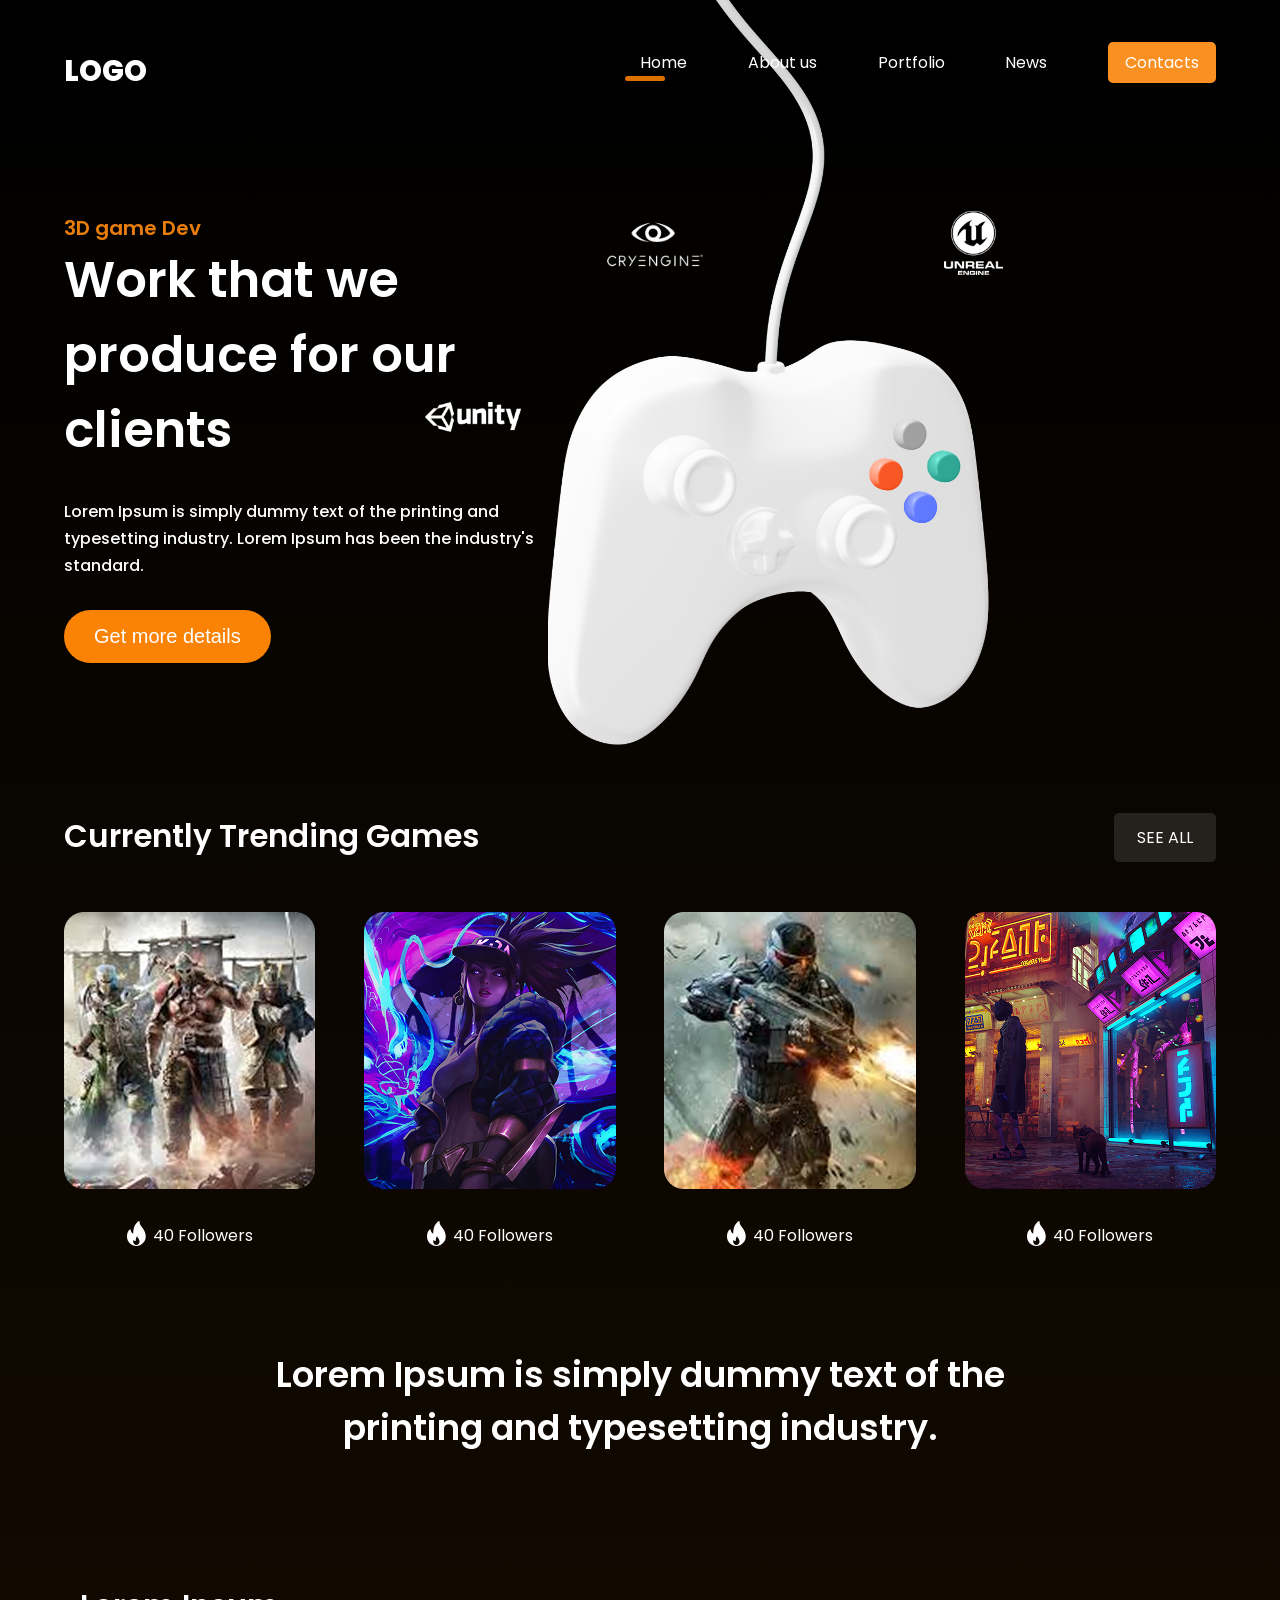
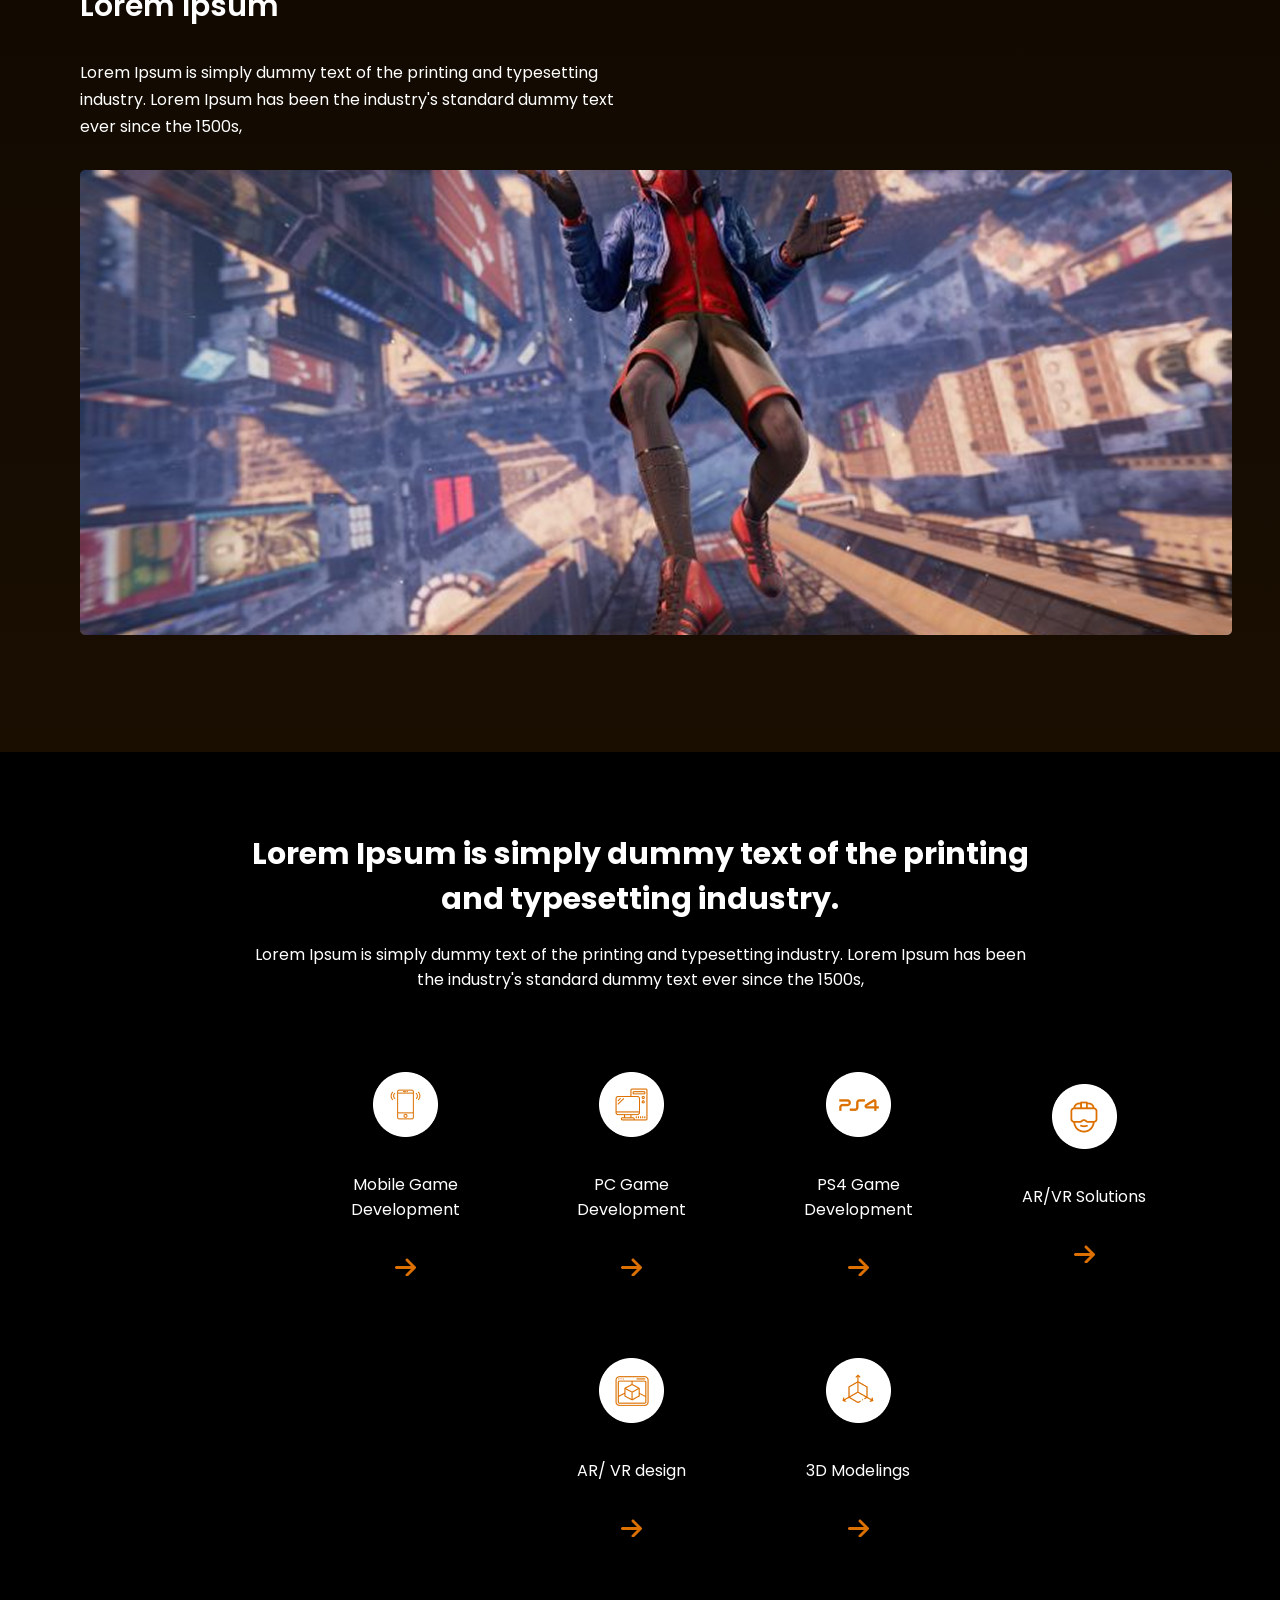
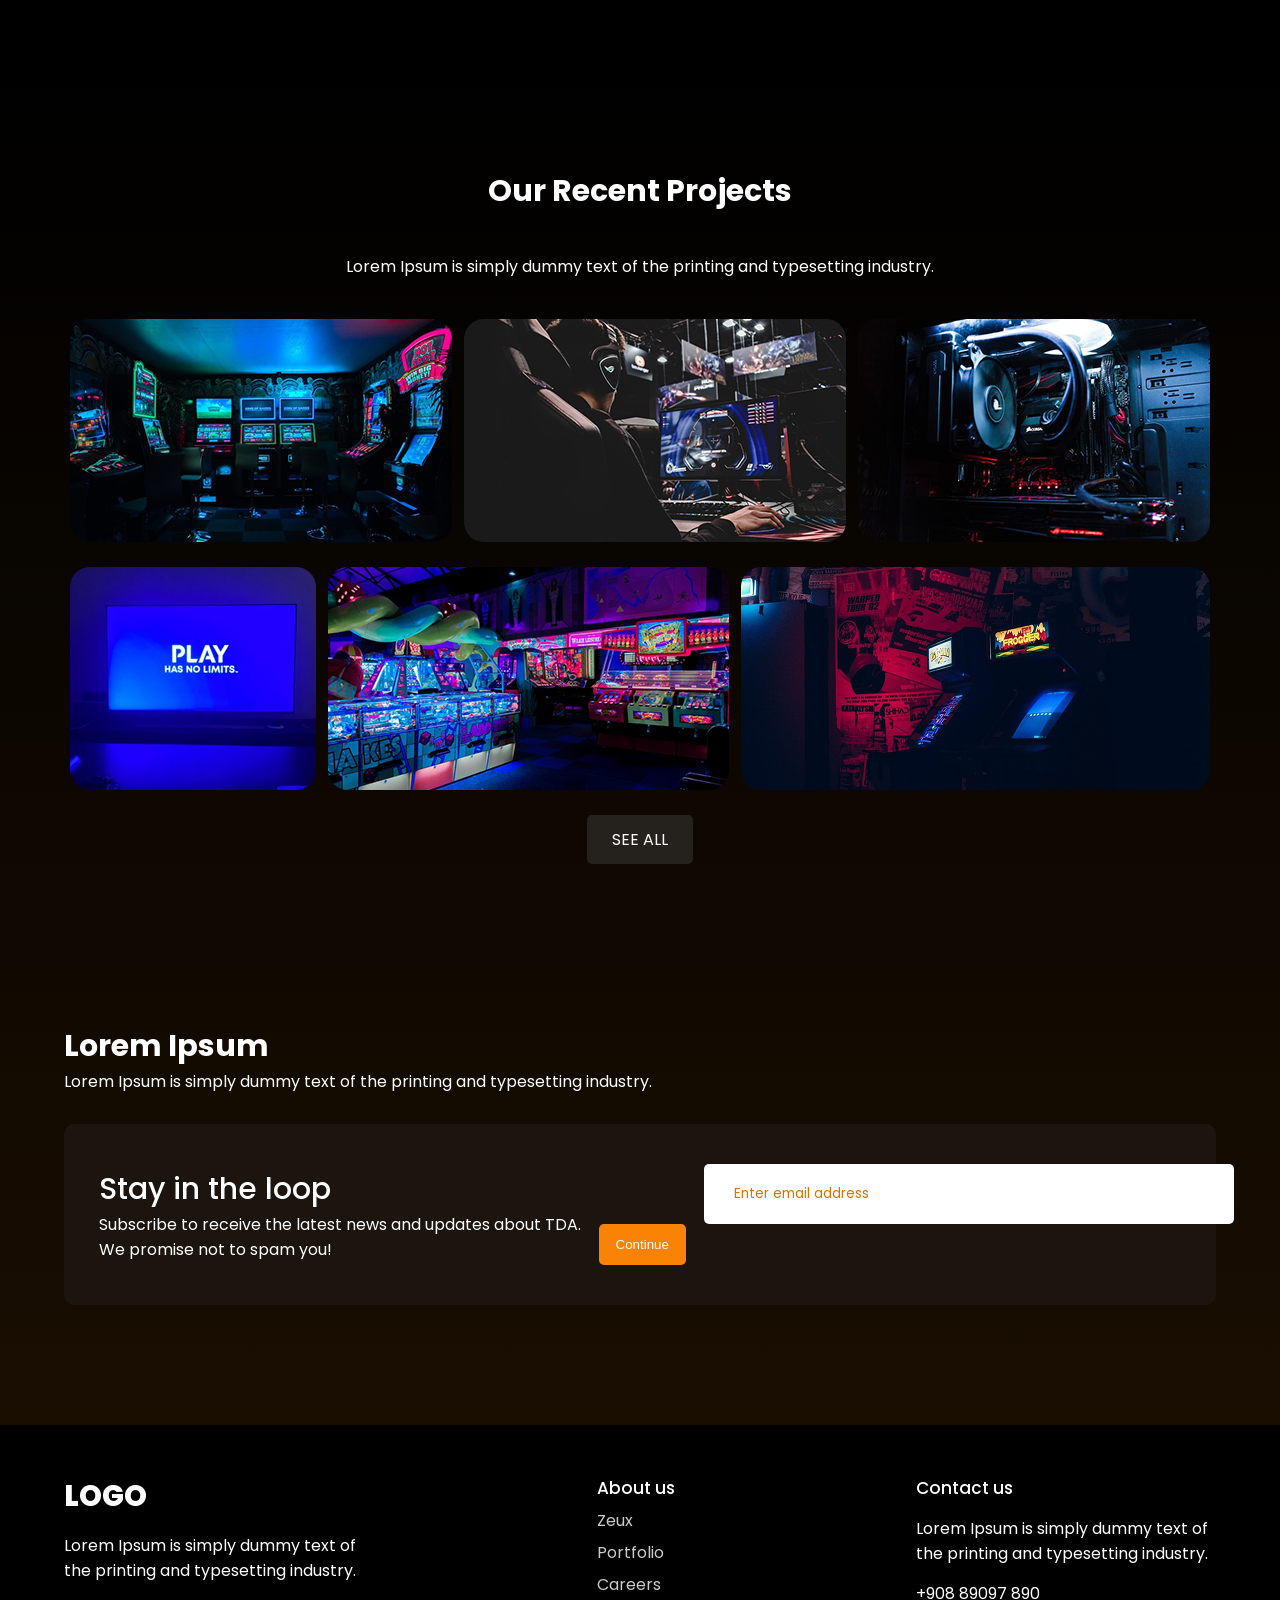
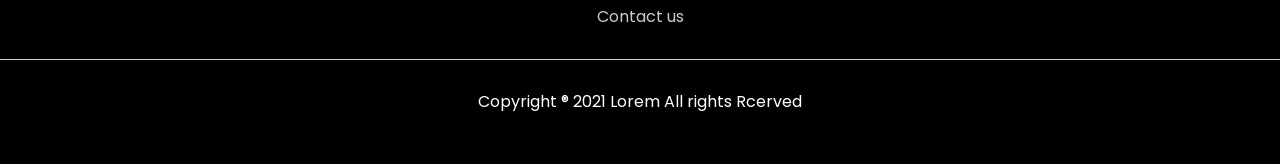
<file: index.html>
<!DOCTYPE html>
<html lang="en">
<head>
    <meta charset="UTF-8">
    <meta name="viewport" content="width=device-width, initial-scale=1.0">
    <title>LogoGame</title>
    <link rel="shortcut icon" href="Images/favicon.svg" type="image/x-icon">
    <link rel="stylesheet" href="style.css">
</head>

<body>
    <div class="wrapper">
        <header class="container">
            <span class="logo">logo</span>
            <nav>
                <ul>
                    <li class="active"><a href="index.html">Home</a></li>
                    <li><a href="about.html">About us</a></li>
                    <li><a href="portfolio.html">Portfolio</a></li>
                    <li><a href="news.html">News</a></li>
                    <li class="btn"><a href="contacts.html">Contacts</a></li>
                </ul>
            </nav>
        </header>
    
        <div class="hero container">
            <div class="hero--info">
                <h2>3D game Dev</h2>
                <h1>Work that we produce for our clients</h1>
                <p>Lorem Ipsum is simply dummy text of the printing and typesetting industry. Lorem Ipsum has been the industry's standard.</p>
                <button class="btn">Get more details</button>
            </div>
            <img src="Images/joystick.svg" alt="">
        </div>

        <div class="container trending">
            <a href="#" class="see-all">SEE ALL</a>
            <h3>Currently Trending Games</h3>

            <div class="games">
                <div class="block">
                    <img src="Images/game1.png" alt="">
                    <span><img src="Images/fire.svg" alt="">40 Followers</span>
                </div>
            
                <div class="block">
                    <img src="Images/game2.png" alt="">
                    <span><img src="Images/fire.svg" alt="">40 Followers</span>
                </div>
            
                <div class="block">
                    <img src="Images/game3.png" alt="">
                    <span><img src="Images/fire.svg" alt="">40 Followers</span>
                </div>
            
                <div class="block">
                    <img src="Images/game4.png" alt="">
                    <span><img src="Images/fire.svg" alt="">40 Followers</span>
                </div>
            </div>
        </div>

        <div class="container big-text">
            <p>Lorem Ipsum is simply dummy text of the printing and typesetting industry.</p>
        </div>

        <div class="container banner">
            <h3>Lorem Ipsum</h3>
            <p>Lorem Ipsum is simply dummy text of the printing and typesetting industry. Lorem Ipsum has been the industry's standard dummy text ever since the 1500s,</p>
            <img src="Images/banner.png" alt="">
        </div>
    
    </div>
        <div class="features">
        <div class="container">
            <h3>Lorem Ipsum is simply dummy text of the printing and typesetting industry.</h3>
            <p>Lorem Ipsum is simply dummy text of the printing and typesetting industry. Lorem Ipsum has been the industry's standard dummy text ever since the 1500s,</p>
            <div class="info">
                <div class="block">
                    <img src="Images/features1.png" alt="">
                    <p>Mobile Game Development</p>
                    <img src="Images/arrow 5.png" alt="">
                </div>
                <div class="block">
                    <img src="Images/features2.png" alt="">
                    <p>PC Game Development</p>
                    <img src="Images/arrow 5.png" alt="">
                </div>
                <div class="block">
                    <img src="Images/features3.png" alt="">
                    <p>PS4 Game Development</p>
                    <img src="Images/arrow 5.png" alt="">
                </div>
                <div class="block">
                    <img src="Images/features4.png" alt="">
                    <p>AR/VR Solutions</p>
                    <img src="Images/arrow 5.png" alt="">
                </div>
                <div class="block">
                    <img src="Images/features5.png" alt="">
                    <p>AR/ VR design</p>
                    <img src="Images/arrow 5.png" alt="">
                </div>
                <div class="block">
                    <img src="Images/features6.png" alt="">
                    <p>3D Modelings</p>
                    <img src="Images/arrow 5.png" alt="">
                </div>
            </div>
        </div>
    
    
    </div>
        <div class="wrapper">
        <div class="container projects">
            <h3>Our Recent Projects</h3>
            <p>Lorem Ipsum is simply dummy text of the printing and typesetting industry. </p>
            <div class="images">
                <img src="Images/wrapper1.png" alt="">
                <img src="Images/wrapper2.png" alt="">
                <img src="Images/wrapper3.png" alt="">
            </div>
            <div class="images">
                <img src="Images/wrapper4.png" alt="">
                <img src="Images/wrapper5.png" alt="">
                <img src="Images/wrapper6.png" alt="">
            </div>
            <a href="" class="see-all">SEE ALL</a>
        </div>

        <div class="container email">
            <h3>Lorem Ipsum</h3>
            <p>Lorem Ipsum is simply dummy text of the printing and typesetting industry. </p>
            <div class="block">
                <div>
                    <h4>Stay in the loop</h4>
                    <p>Subscribe to receive the latest news and updates about TDA. We promise not to spam you! </p>
                </div>
                <div>
                    <input type="email" id="emailFileld" placeholder="Enter email address">
                    <button onclick="checkEmail()">Continue</button>
                </div>
            </div>
        </div>
    </div>

    <footer>
        <div class="blocks container">
            <div>
                <span class="logo">logo</span>
                <p>Lorem Ipsum is simply dummy text of the printing and typesetting industry. </p>
            </div>
            <div>
                <h4>About us</h4>
                <ul>
                    <li>Zeux</li>
                    <li>Portfolio</li>
                    <li>Careers</li>
                    <li>Contact us</li>
                </ul>
            </div>
            <div>
                <h4>Contact us</h4>
                <p>Lorem Ipsum is simply dummy text of the printing and typesetting industry. </p>
                <p>+908 89097 890</p>
            </div>
        </div>
        <hr>
        <p>Copyright ® 2021 Lorem All rights Rcerved</p>
    </footer>


    <script>
        function checkEmail(){
            let email = document.querySelector('#emailFileld').value;
            if(!email.includes('@')) alert('Нет символа @');
            else if(!email.includes('.')) alert('Нет символа .');
            else alert('Все отлично!');
        }
    </script>
</body>
</html>
</file>
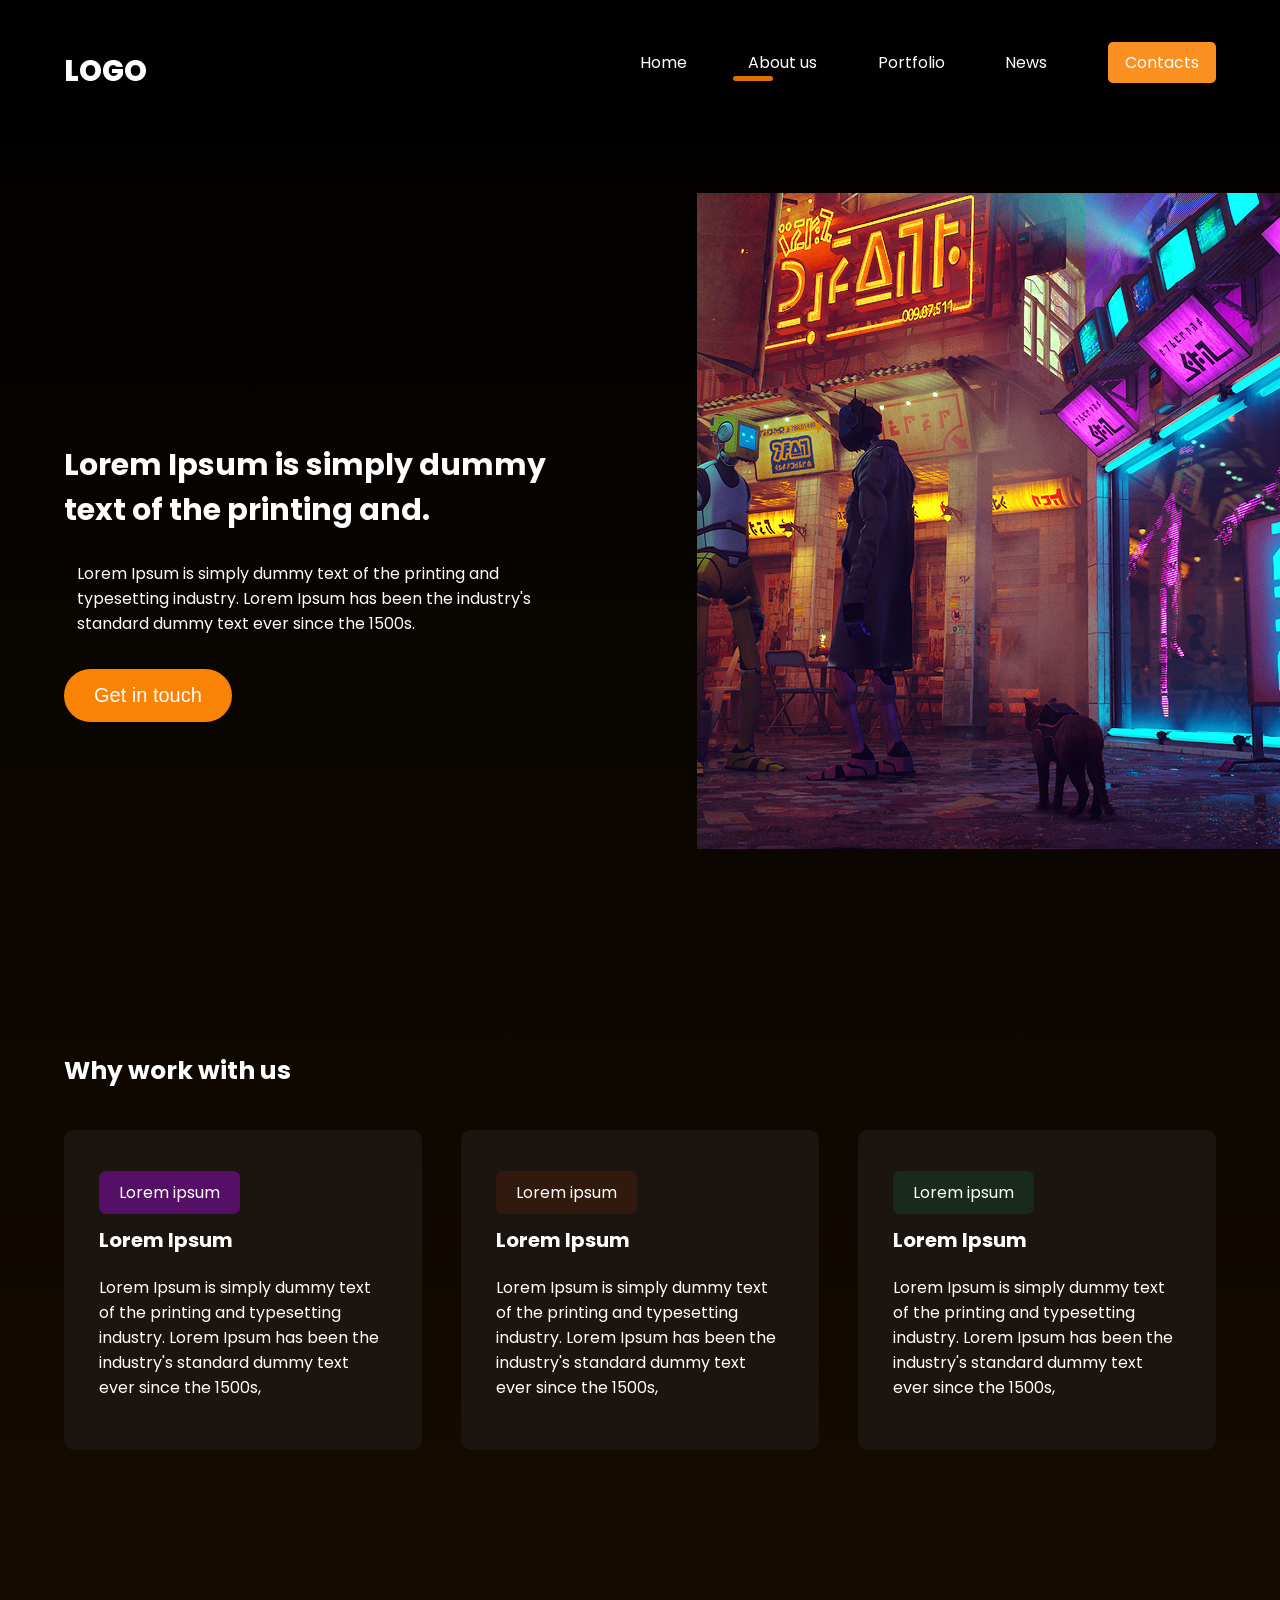
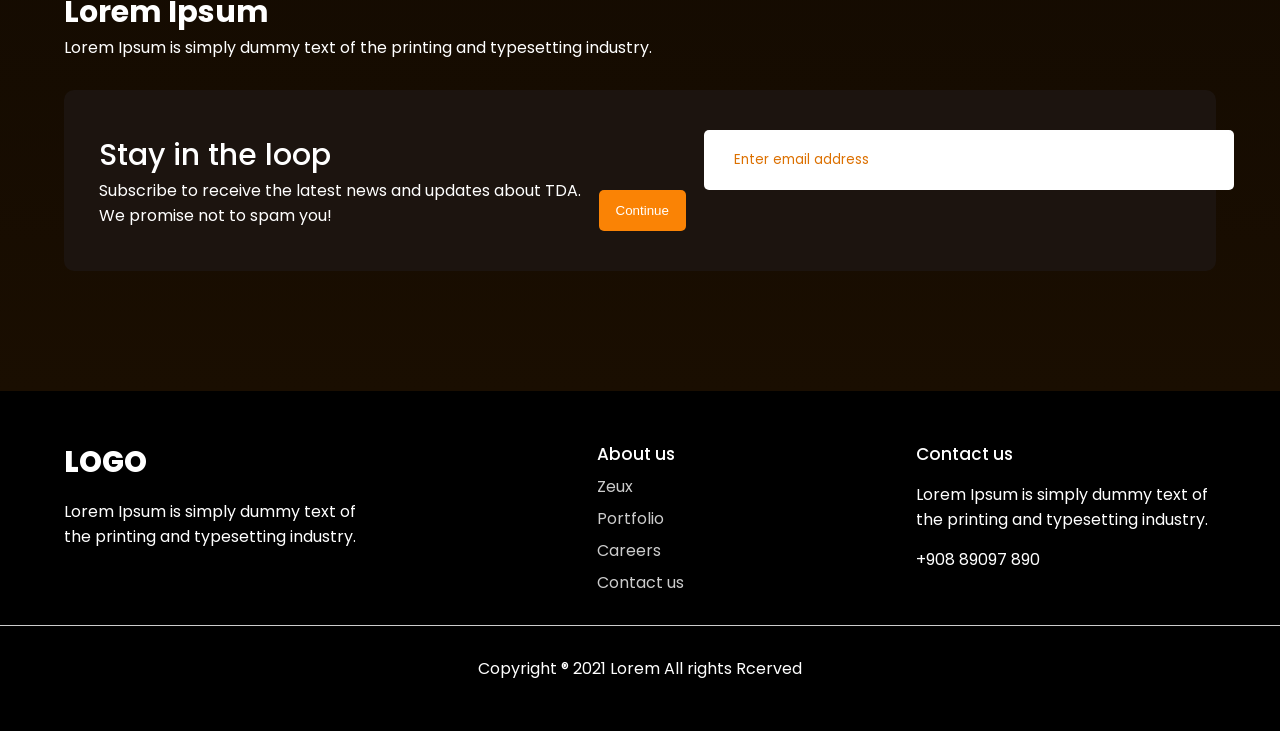
<file: about.html>
<!DOCTYPE html>
<html lang="en">
<head>
    <meta charset="UTF-8">
    <meta name="viewport" content="width=device-width, initial-scale=1.0">
    <title>LogoGame</title>
    <link rel="shortcut icon" href="Images/favicon.svg" type="image/x-icon">
    <link rel="stylesheet" href="style.css">
</head>

<body>
    <div class="wrapper">
        <header class="container">
            <span class="logo">logo</span>
            <nav>
                <ul>
                    <li><a href="index.html">Home</a></li>
                    <li class="active"><a href="about.html">About us</a></li>
                    <li><a href="portfolio.html">Portfolio</a></li>
                    <li><a href="news.html">News</a></li>
                    <li class="btn"><a href="contacts.html">Contacts</a></li>
                </ul>
            </nav>
        </header>
        
        <div class="hero-about container">
            <div class="info">
                <h1>Lorem Ipsum is simply dummy text of the printing and.</h1>
                <p>Lorem Ipsum is simply dummy text of the printing and typesetting industry. Lorem Ipsum has been the industry's standard dummy text ever since the 1500s.</p>
                <button class="btn">Get in touch</button>
            </div>
            <img src="Images/about-banner.png" alt="">
        </div>

        <div class="container work">
            <h2>Why work with us</h2>
            <div class="blocks">
               <div class="block">
                    <span class="badge purple">Lorem ipsum</span>
                    <h3>Lorem Ipsum</h3>
                    <p>Lorem Ipsum is simply dummy text of the printing and typesetting industry. Lorem Ipsum has been the industry's standard dummy text ever since the 1500s,</p>   
               </div> 
               <div class="block">
                    <span class="badge brown">Lorem ipsum</span>
                    <h3>Lorem Ipsum</h3>
                    <p>Lorem Ipsum is simply dummy text of the printing and typesetting industry. Lorem Ipsum has been the industry's standard dummy text ever since the 1500s,</p>   
               </div> 
               <div class="block">
                    <span class="badge green">Lorem ipsum</span>
                    <h3>Lorem Ipsum</h3>
                    <p>Lorem Ipsum is simply dummy text of the printing and typesetting industry. Lorem Ipsum has been the industry's standard dummy text ever since the 1500s,</p>   
               </div> 
            </div>
        </div>

        <div class="container email">
            <h3>Lorem Ipsum</h3>
            <p>Lorem Ipsum is simply dummy text of the printing and typesetting industry. </p>
            <div class="block">
                <div>
                    <h4>Stay in the loop</h4>
                    <p>Subscribe to receive the latest news and updates about TDA. We promise not to spam you! </p>
                </div>
                <div>
                    <input type="email" id="emailFileld" placeholder="Enter email address">
                    <button onclick="checkEmail()">Continue</button>
                </div>
            </div>
        </div>
    </div>
    <footer>
        <div class="blocks container">
            <div>
                <span class="logo">logo</span>
                <p>Lorem Ipsum is simply dummy text of the printing and typesetting industry. </p>
            </div>
            <div>
                <h4>About us</h4>
                <ul>
                    <li>Zeux</li>
                    <li>Portfolio</li>
                    <li>Careers</li>
                    <li>Contact us</li>
                </ul>
            </div>
            <div>
                <h4>Contact us</h4>
                <p>Lorem Ipsum is simply dummy text of the printing and typesetting industry. </p>
                <p>+908 89097 890</p>
            </div>
        </div>
        <hr>
        <p>Copyright ® 2021 Lorem All rights Rcerved</p>
    </footer>

    <script>
        function checkEmail(){
            let email = document.querySelector('#emailFileld').value;
            if(!email.includes('@')) alert('Нет символа @');
            else if(!email.includes('.')) alert('Нет символа .');
            else alert('Все отлично!');
        }
    </script>
</body>
</html>
</file>
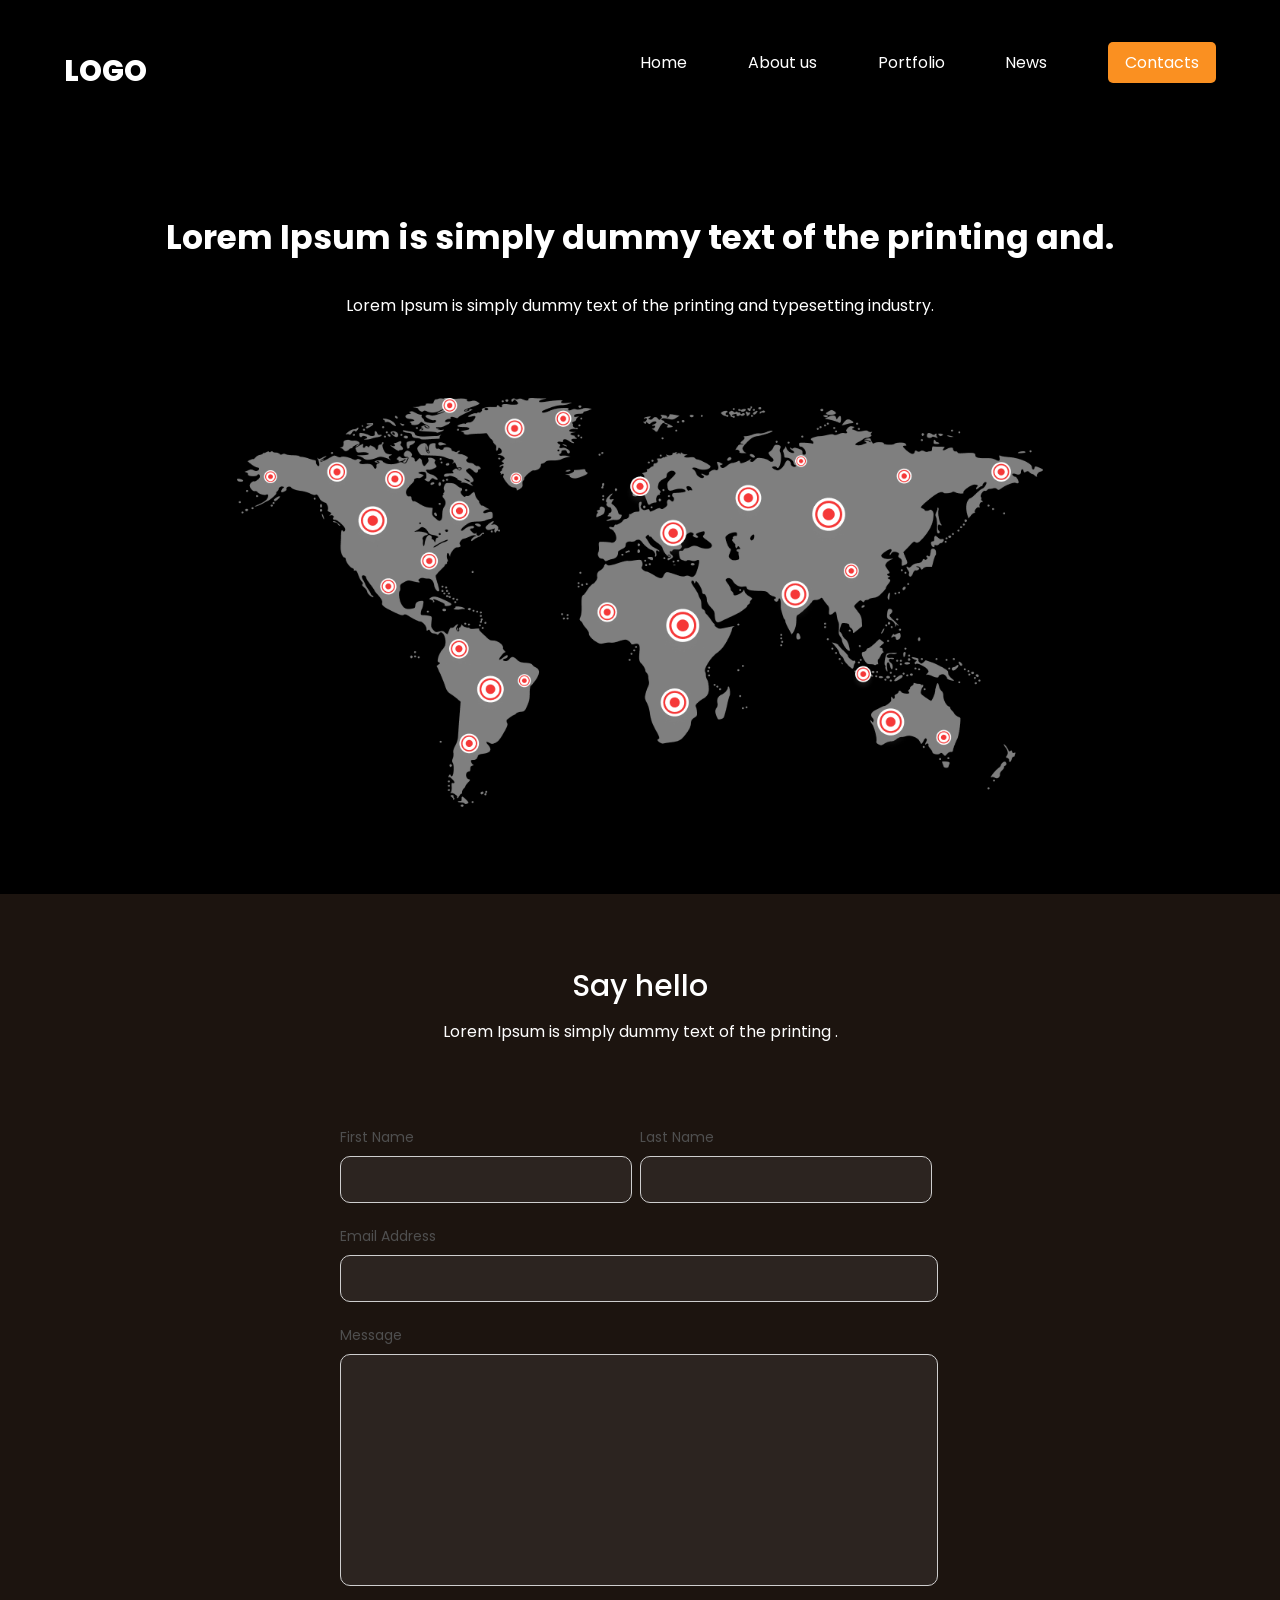
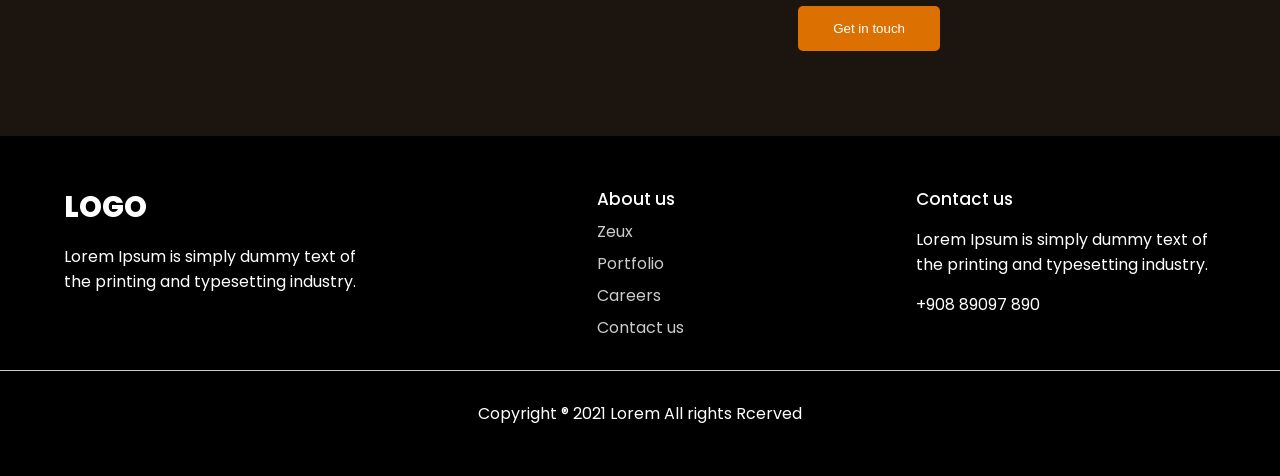
<file: contacts.html>
<!DOCTYPE html>
<html lang="en">
<head>
    <meta charset="UTF-8">
    <meta name="viewport" content="width=device-width, initial-scale=1.0">
    <title>LogoGame</title>
    <link rel="shortcut icon" href="Images/favicon.svg" type="image/x-icon">
    <link rel="stylesheet" href="style.css">
</head>

<body>
    <header class="container">
            <span class="logo">logo</span>
            <nav>
                <ul>
                    <li><a href="index">Home</a></li>
                    <li><a href="about.html">About us</a></li>
                    <li><a href="portfolio.html">Portfolio</a></li>
                    <li><a href="news.html">News</a></li>
                    <li class="btn"><a href="contacts.html">Contacts</a></li>
                </ul>
            </nav>
    </header>

    <div class="container hero-contacts">
        <h1>Lorem Ipsum is simply dummy text of the printing and.</h1>
        <p>Lorem Ipsum is simply dummy text of the printing and typesetting industry. </p>
        <img src="Images/Map.png" alt="">
    </div>

    <div class="feedback">
        <div class="container">
            <h2>Say hello</h2>
            <p>Lorem Ipsum is simply dummy text of the printing .</p>

            <form>
                <div class="inline">
                    <div>
                        <label>First Name</label>
                        <input type="text">
                    </div>
                    <div>
                        <label>Last Name</label>
                        <input type="text">
                    </div>
                </div>
                    
                    <label>Email Address</label>
                    <input type="email" class="one-line">

                    <label>Message</label>
                    <textarea class="one-line"></textarea>

                    <button type="button">Get in touch</button>
            </form>
        </div>
    </div>
        
    <footer>
        <div class="blocks container">
            <div>
                <span class="logo">logo</span>
                <p>Lorem Ipsum is simply dummy text of the printing and typesetting industry. </p>
            </div>
            <div>
                <h4>About us</h4>
                <ul>
                    <li>Zeux</li>
                    <li>Portfolio</li>
                    <li>Careers</li>
                    <li>Contact us</li>
                </ul>
            </div>
            <div>
                <h4>Contact us</h4>
                <p>Lorem Ipsum is simply dummy text of the printing and typesetting industry. </p>
                <p>+908 89097 890</p>
            </div>
        </div>
        <hr>
        <p>Copyright ® 2021 Lorem All rights Rcerved</p>
    </footer>
</body>
</html>
</file>
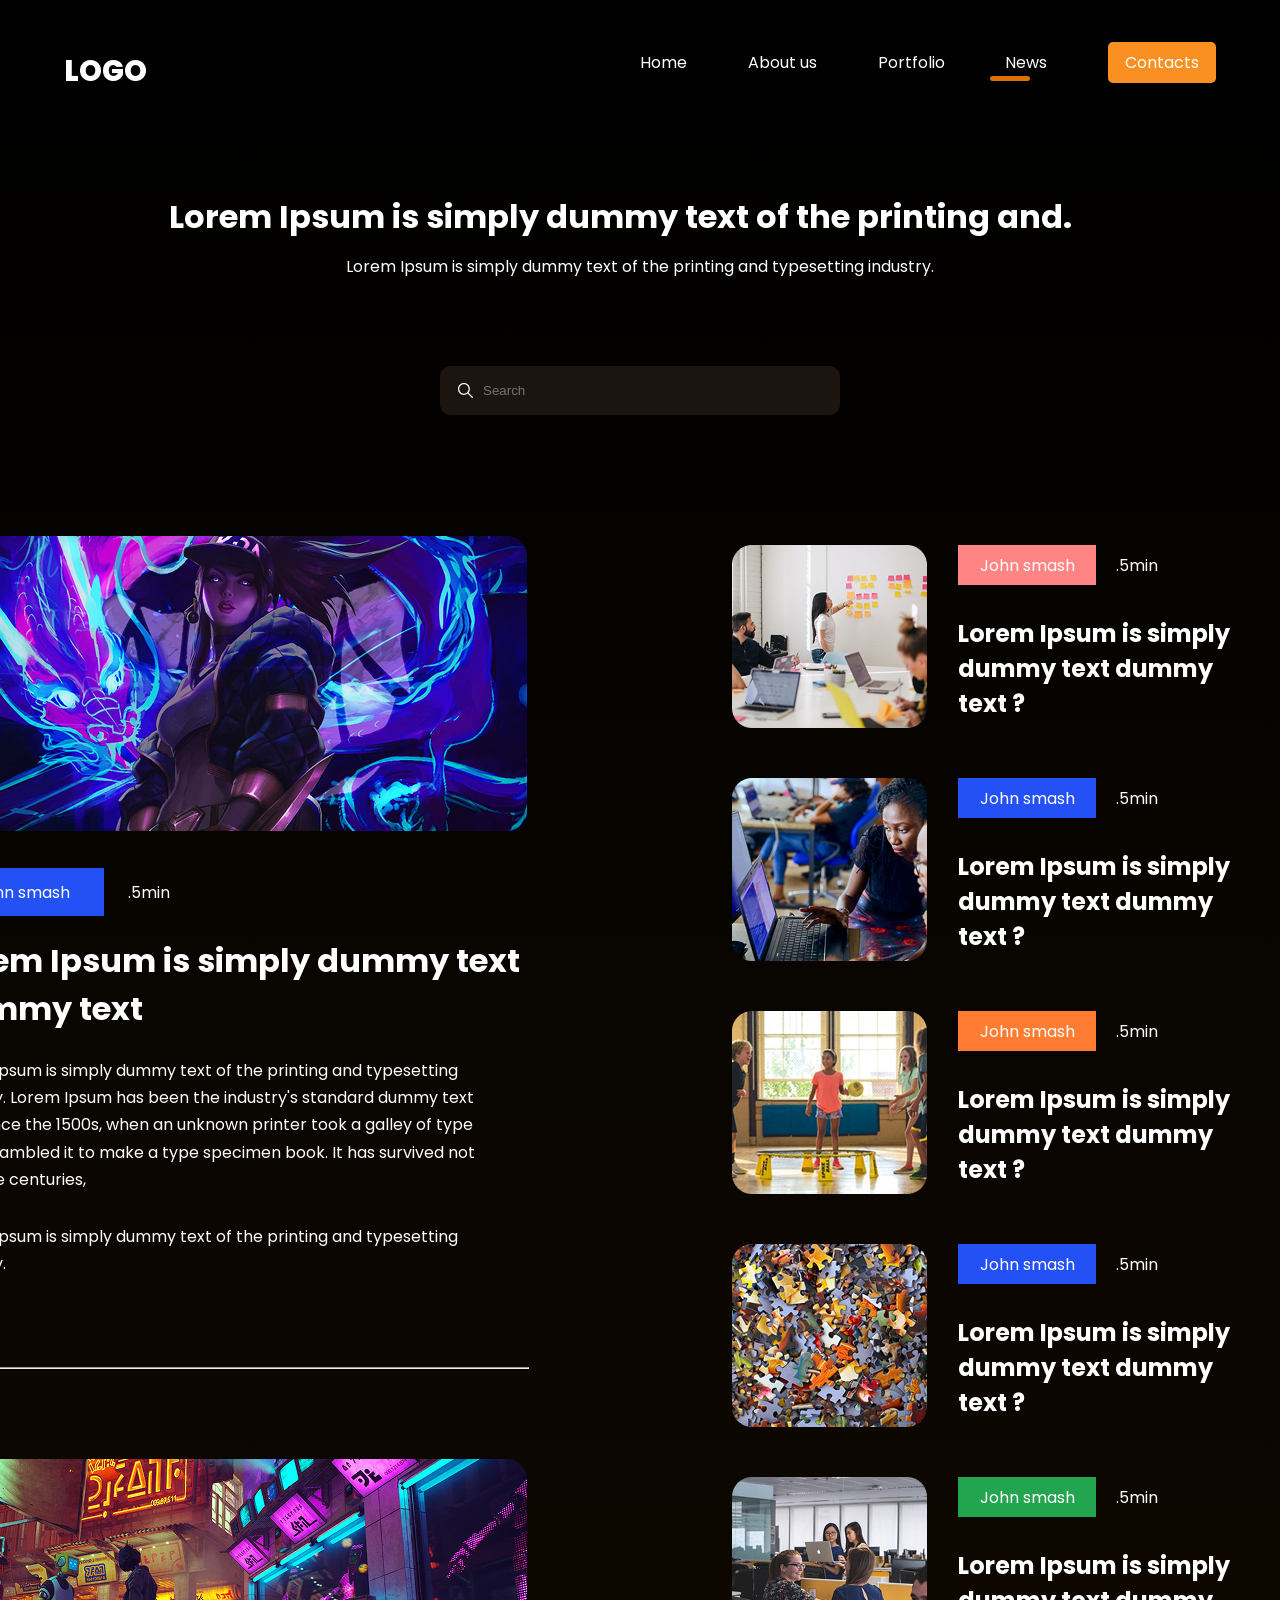
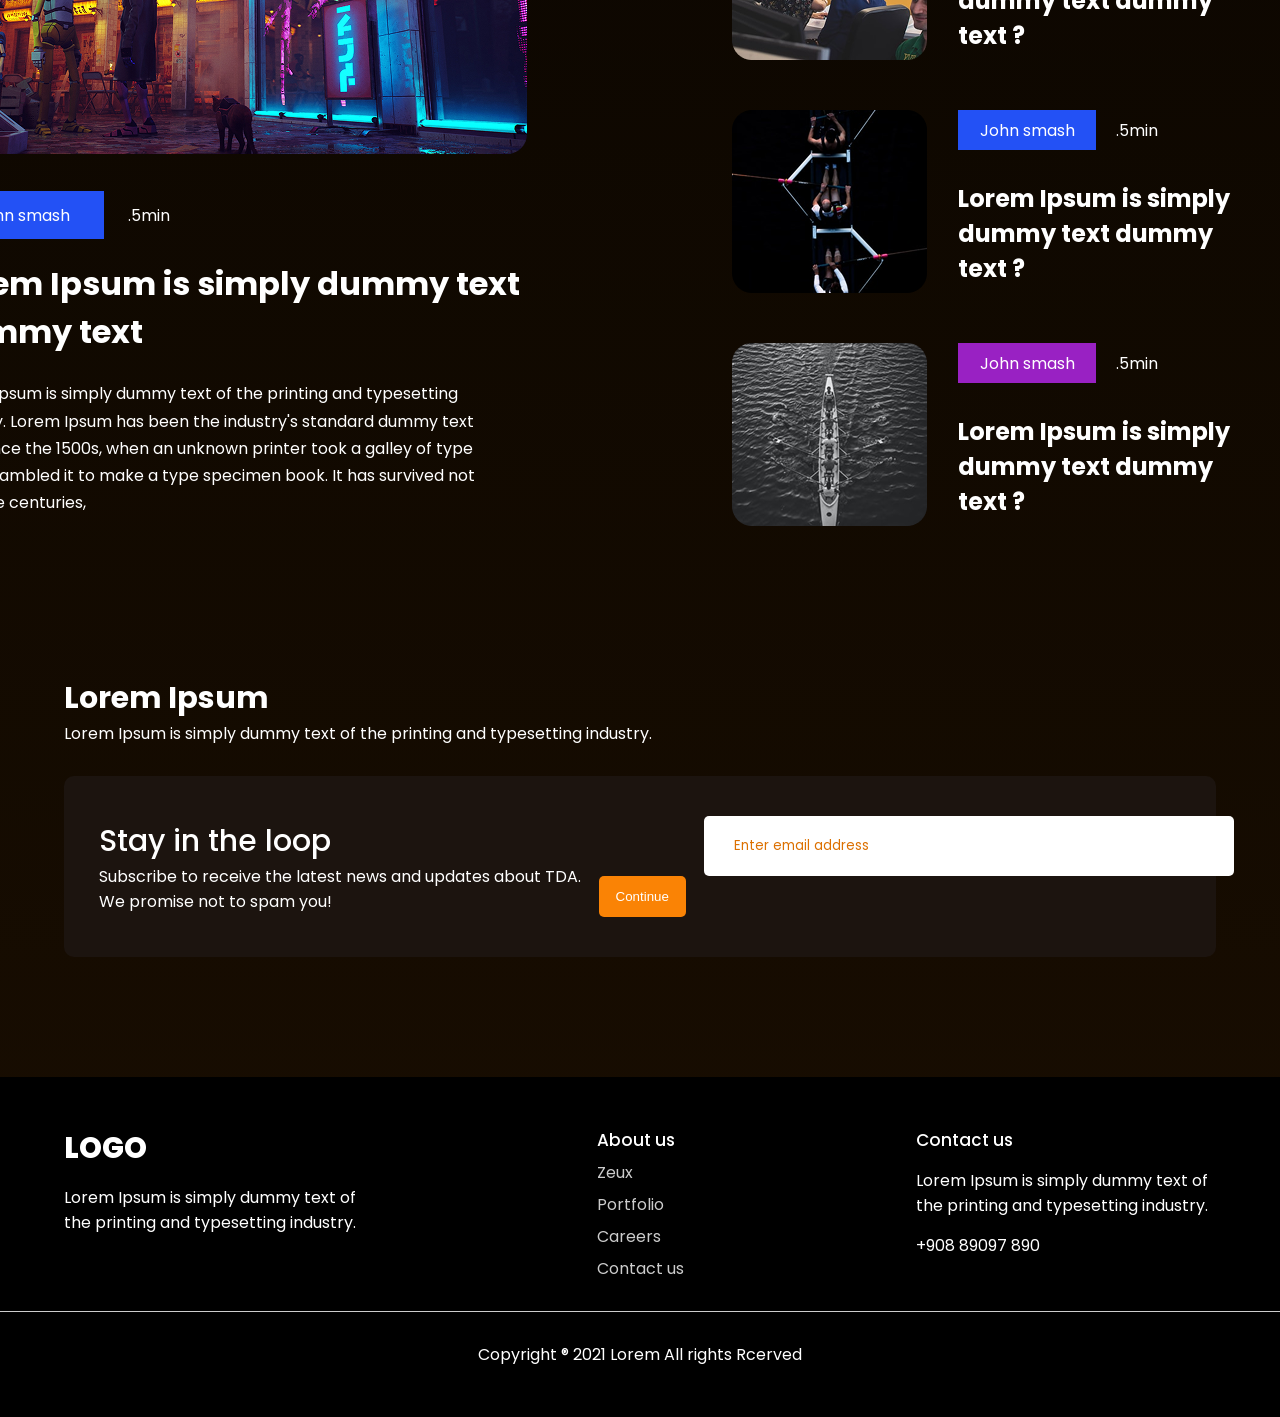
<file: news.html>
<!DOCTYPE html>
<html lang="en">
<head>
    <meta charset="UTF-8">
    <meta name="viewport" content="width=device-width, initial-scale=1.0">
    <title>LogoGame</title>
    <link rel="shortcut icon" href="Images/favicon.svg" type="image/x-icon">
    <link rel="stylesheet" href="style.css">
</head>
<body>
    <div class="wrapper">
        <header class="container">
            <span class="logo">logo</span>
            <nav>
                <ul>
                    <li><a href="index.html">Home</a></li>
                    <li><a href="about.html">About us</a></li>
                    <li><a href="portfolio.html">Portfolio</a></li>
                    <li class="active"><a href="news.html">News</a></li>
                    <li class="btn"><a href="contacts.html">Contacts</a></li>
                </ul>
            </nav>
        </header>

    <div class="hero-news container">
        <div class="info">
            <h1>Lorem Ipsum is simply dummy text of the printing and.</h1>
            <p>Lorem Ipsum is simply dummy text of the printing and typesetting industry.</p>
        </div>
    </div>

    <div class="search container">
        <img src="Images/SearchButton.svg" alt="">
        <input type="text" id="searchFileld" placeholder="Search">
    </div>

    <div class="hero-block">
        <div class="left side">
            <div class="banner one container">
                <img src="Images/banner-one.png" alt="">
            <div class="article-info">
                <span class="auth">John smash</span>
                <span class="read-time">.5min</span>
            </div>
                <h1>Lorem Ipsum is simply dummy text dummy text </h1>
                <p>Lorem Ipsum is simply dummy text of the printing and typesetting industry. Lorem Ipsum has been the industry's standard dummy text ever since the 1500s, when an unknown printer took a galley of type and scrambled it to make a type specimen book. It has survived not only five centuries,</p>
                <p>Lorem Ipsum is simply dummy text of the printing and typesetting industry. </p>
                <hr>
            </div>
            <div class="banner two container">
                <img src="Images/banner-two.png" alt="">
                <div class="article-info">
                    <span class="auth">John smash</span>
                    <span class="read-time">.5min</span>
                </div>
                <h1>Lorem Ipsum is simply dummy text dummy text </h1>
                <p>Lorem Ipsum is simply dummy text of the printing and typesetting industry. Lorem Ipsum has been the industry's standard dummy text ever since the 1500s, when an unknown printer took a galley of type and scrambled it to make a type specimen book. It has survived not only five centuries,</p>
            </div>
        </div>
        <div class="right side">
            <ul class="article-list">
                <li class="article-item">
                    <img src="Images/table-one.png" alt="" class="article-image">
                    <div class="article-content">
                        <div class="article-info">
                            <span class="auth pink">John smash</span>
                            <span class="read-time">.5min</span>
                        </div>
                    <h2>Lorem Ipsum is simply dummy text dummy text ? </h2>
                    </div>
                </li>
                <li class="article-item">
                    <img src="Images/table-two.png" alt="" class="article-image">
                    <div class="article-content">
                        <div class="article-info">
                            <span class="auth blue">John smash</span>
                            <span class="read-time">.5min</span>
                        </div>
                    <h2>Lorem Ipsum is simply dummy text dummy text ? </h2>
                    </div>
                </li>
                <li class="article-item">
                    <img src="Images/table-three.png" alt="" class="article-image">
                    <div class="article-content">
                        <div class="article-info">
                            <span class="auth orange">John smash</span>
                            <span class="read-time">.5min</span>
                        </div>
                    <h2>Lorem Ipsum is simply dummy text dummy text ? </h2>
                    </div>
                </li>
                <li class="article-item">
                    <img src="Images/table-four.png" alt="" class="article-image">
                    <div class="article-content">
                        <div class="article-info">
                            <span class="auth blue">John smash</span>
                            <span class="read-time">.5min</span>
                        </div>
                    <h2>Lorem Ipsum is simply dummy text dummy text ? </h2>
                    </div>
                </li>
                <li class="article-item">
                    <img src="Images/table-five.png" alt="" class="article-image">
                    <div class="article-content">
                        <div class="article-info">
                            <span class="auth green">John smash</span>
                            <span class="read-time">.5min</span>
                        </div>
                    <h2>Lorem Ipsum is simply dummy text dummy text ? </h2>
                    </div>
                </li>
                <li class="article-item">
                    <img src="Images/table-six.png" alt="" class="article-image">
                    <div class="article-content">
                        <div class="article-info">
                            <span class="auth blue">John smash</span>
                            <span class="read-time">.5min</span>
                        </div>
                    <h2>Lorem Ipsum is simply dummy text dummy text ? </h2>
                    </div>
                </li>
                <li class="article-item">
                    <img src="Images/table-seven.png" alt="" class="article-image">
                    <div class="article-content">
                        <div class="article-info">
                            <span class="auth violet">John smash</span>
                            <span class="read-time">.5min</span>
                        </div>
                    <h2>Lorem Ipsum is simply dummy text dummy text ? </h2>
                    </div>
                </li>
            </ul>
        </div>
    </div>

    <div>
        <div class="container email">
            <h3>Lorem Ipsum</h3>
            <p>Lorem Ipsum is simply dummy text of the printing and typesetting industry. </p>
            <div class="block">
                <div>
                    <h4>Stay in the loop</h4>
                    <p>Subscribe to receive the latest news and updates about TDA. We promise not to spam you! </p>
                </div>
                <div>
                    <input type="email" id="emailFileld" placeholder="Enter email address">
                    <button onclick="checkEmail()">Continue</button>
                </div>
            </div>
        </div>
    </div>
    <footer>
        <div class="blocks container">
            <div>
                <span class="logo">logo</span>
                <p>Lorem Ipsum is simply dummy text of the printing and typesetting industry. </p>
            </div>
            <div>
                <h4>About us</h4>
                <ul>
                    <li>Zeux</li>
                    <li>Portfolio</li>
                    <li>Careers</li>
                    <li>Contact us</li>
                </ul>
            </div>
            <div>
                <h4>Contact us</h4>
                <p>Lorem Ipsum is simply dummy text of the printing and typesetting industry. </p>
                <p>+908 89097 890</p>
            </div>
        </div>
        <hr>
        <p>Copyright ® 2021 Lorem All rights Rcerved</p>
    </footer>

    <script>
        function checkEmail(){
            let email = document.querySelector('#emailFileld').value;
            if(!email.includes('@')) alert('Нет символа @');
            else if(!email.includes('.')) alert('Нет символа .');
            else alert('Все отлично!');
        }
    </script>
</body>
</html>
</file>
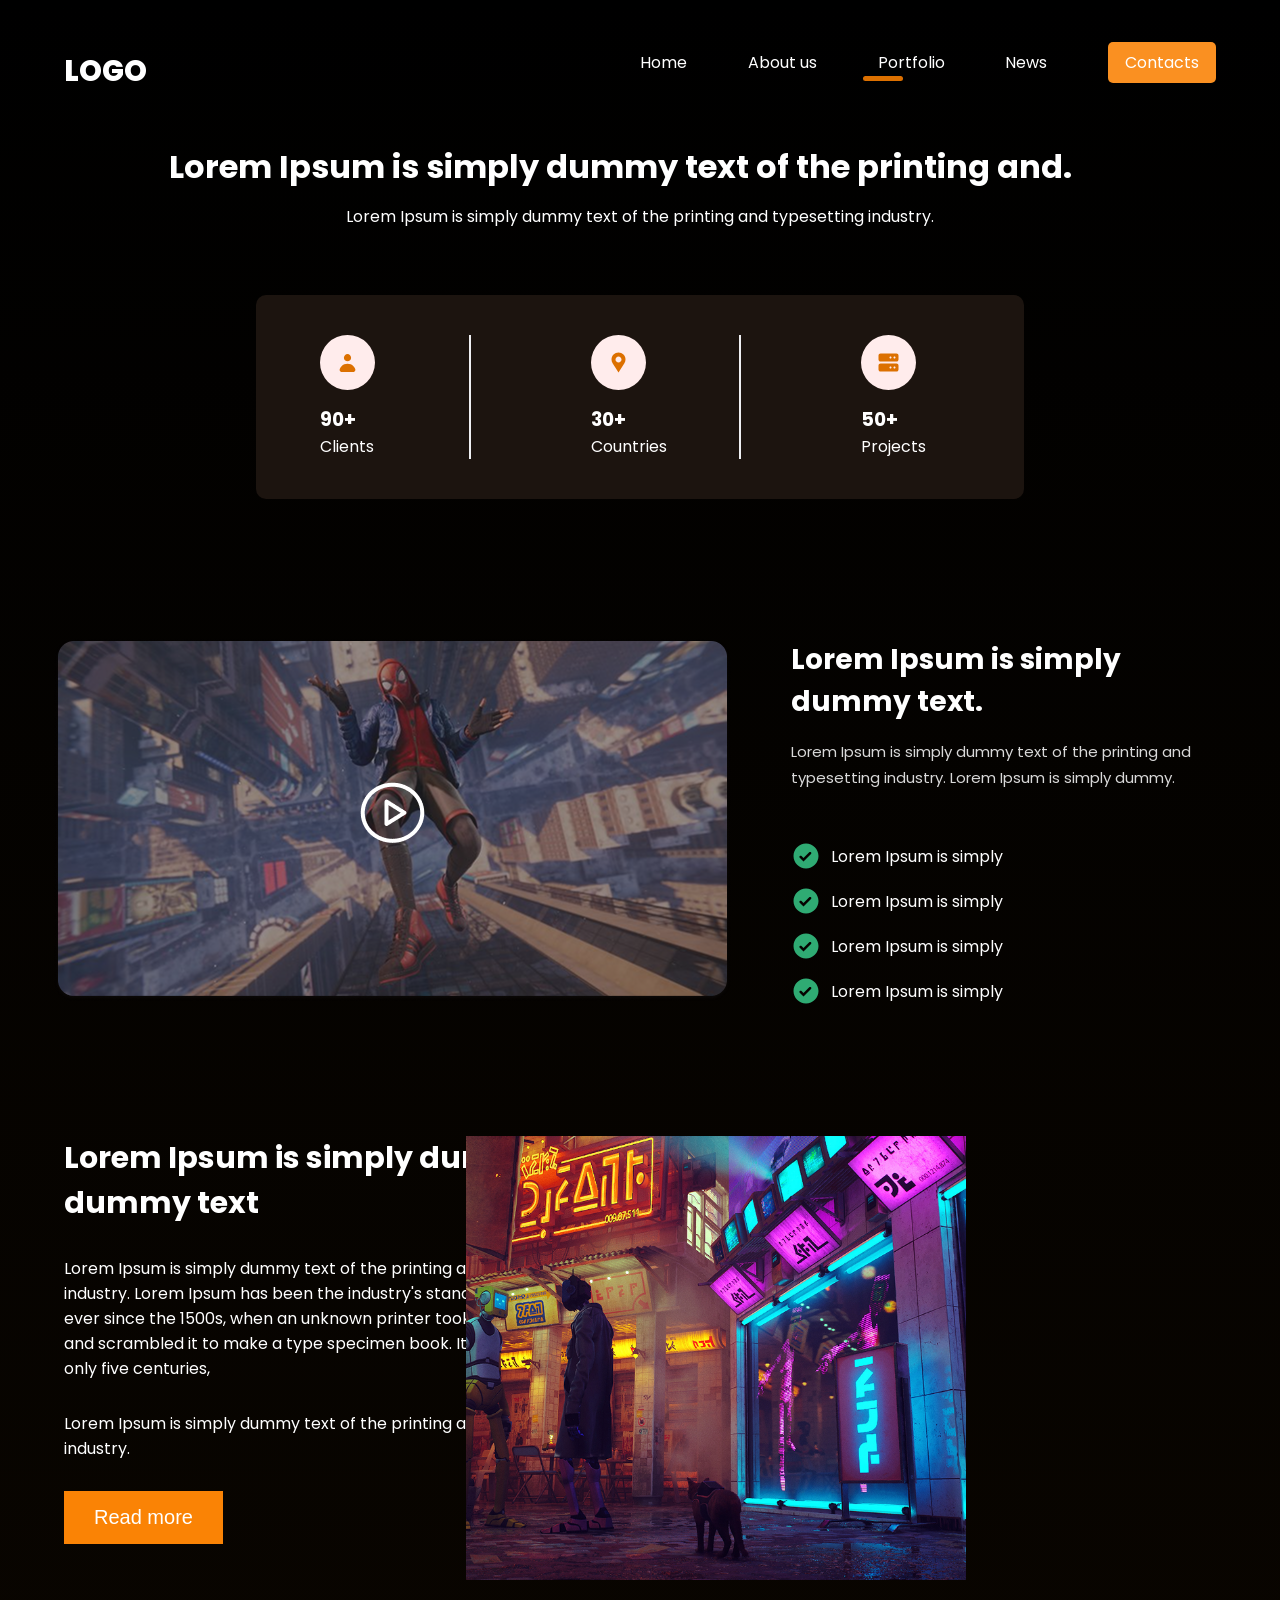
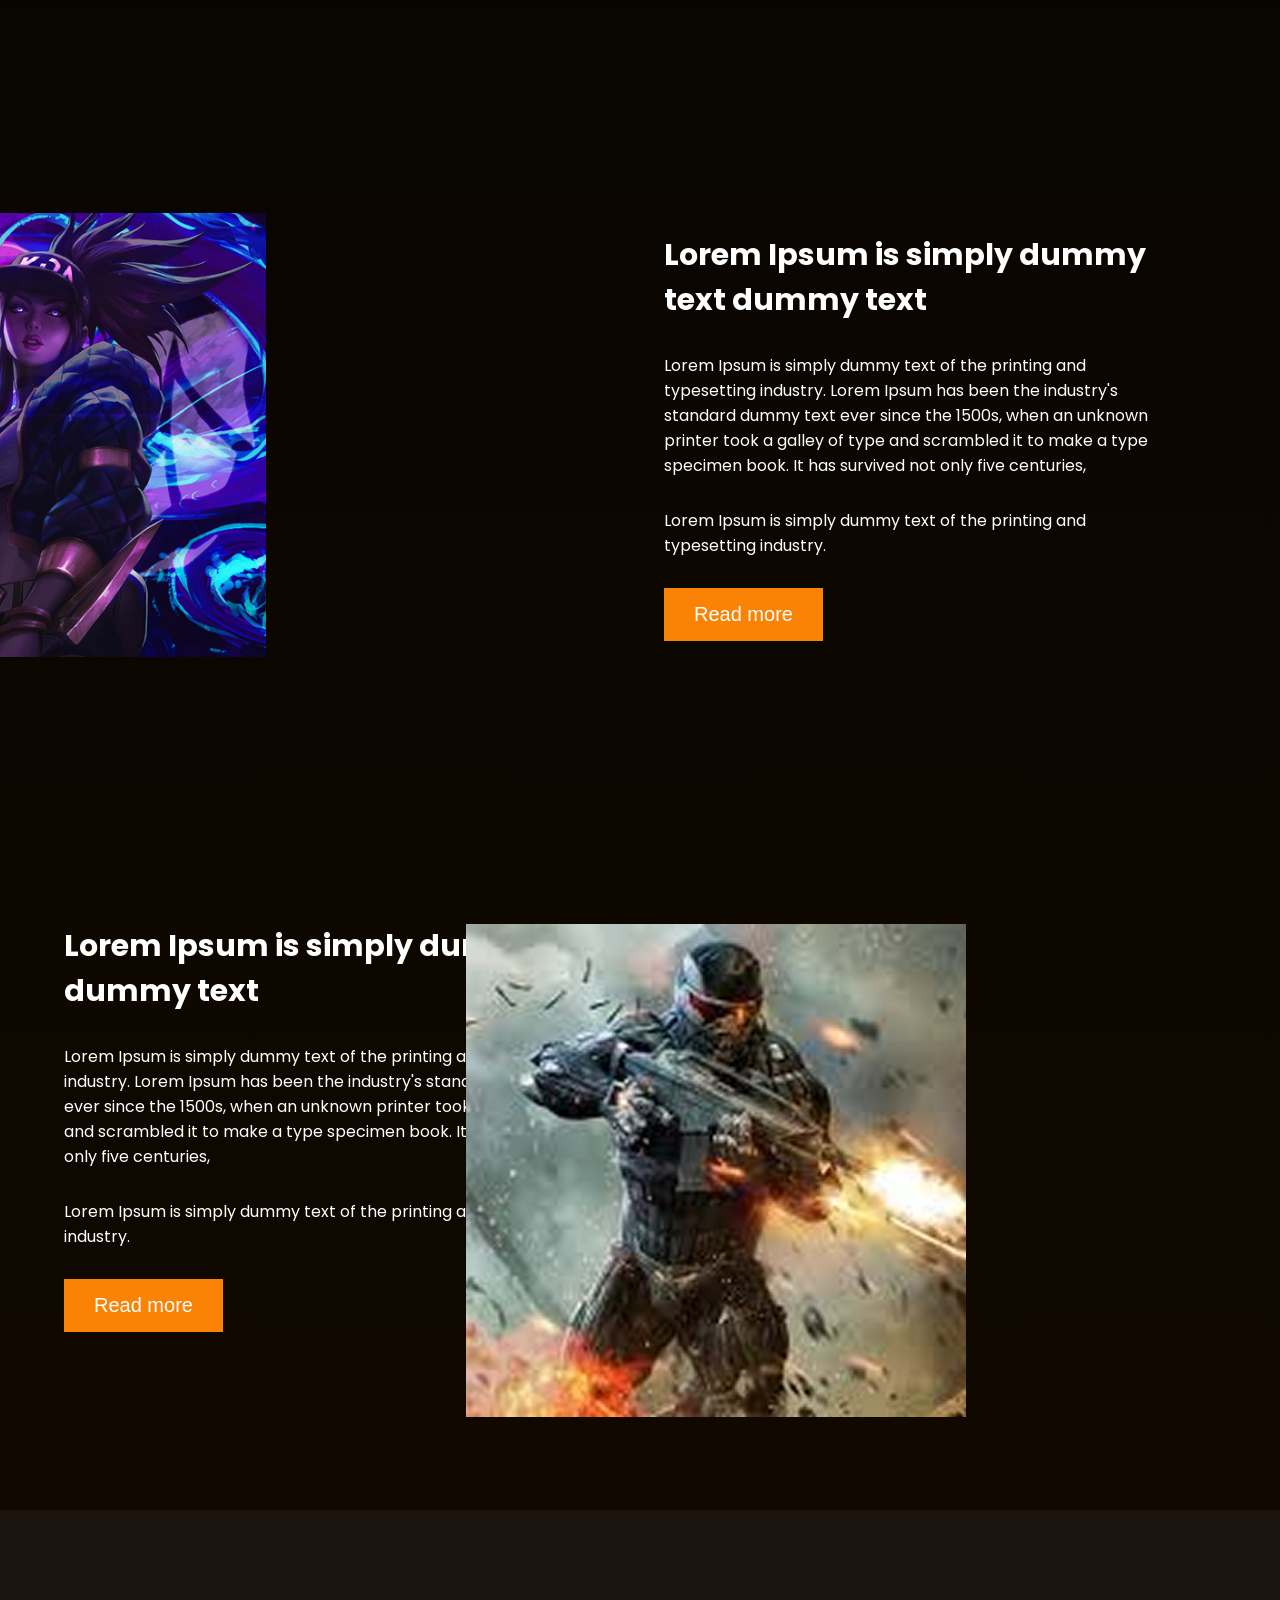
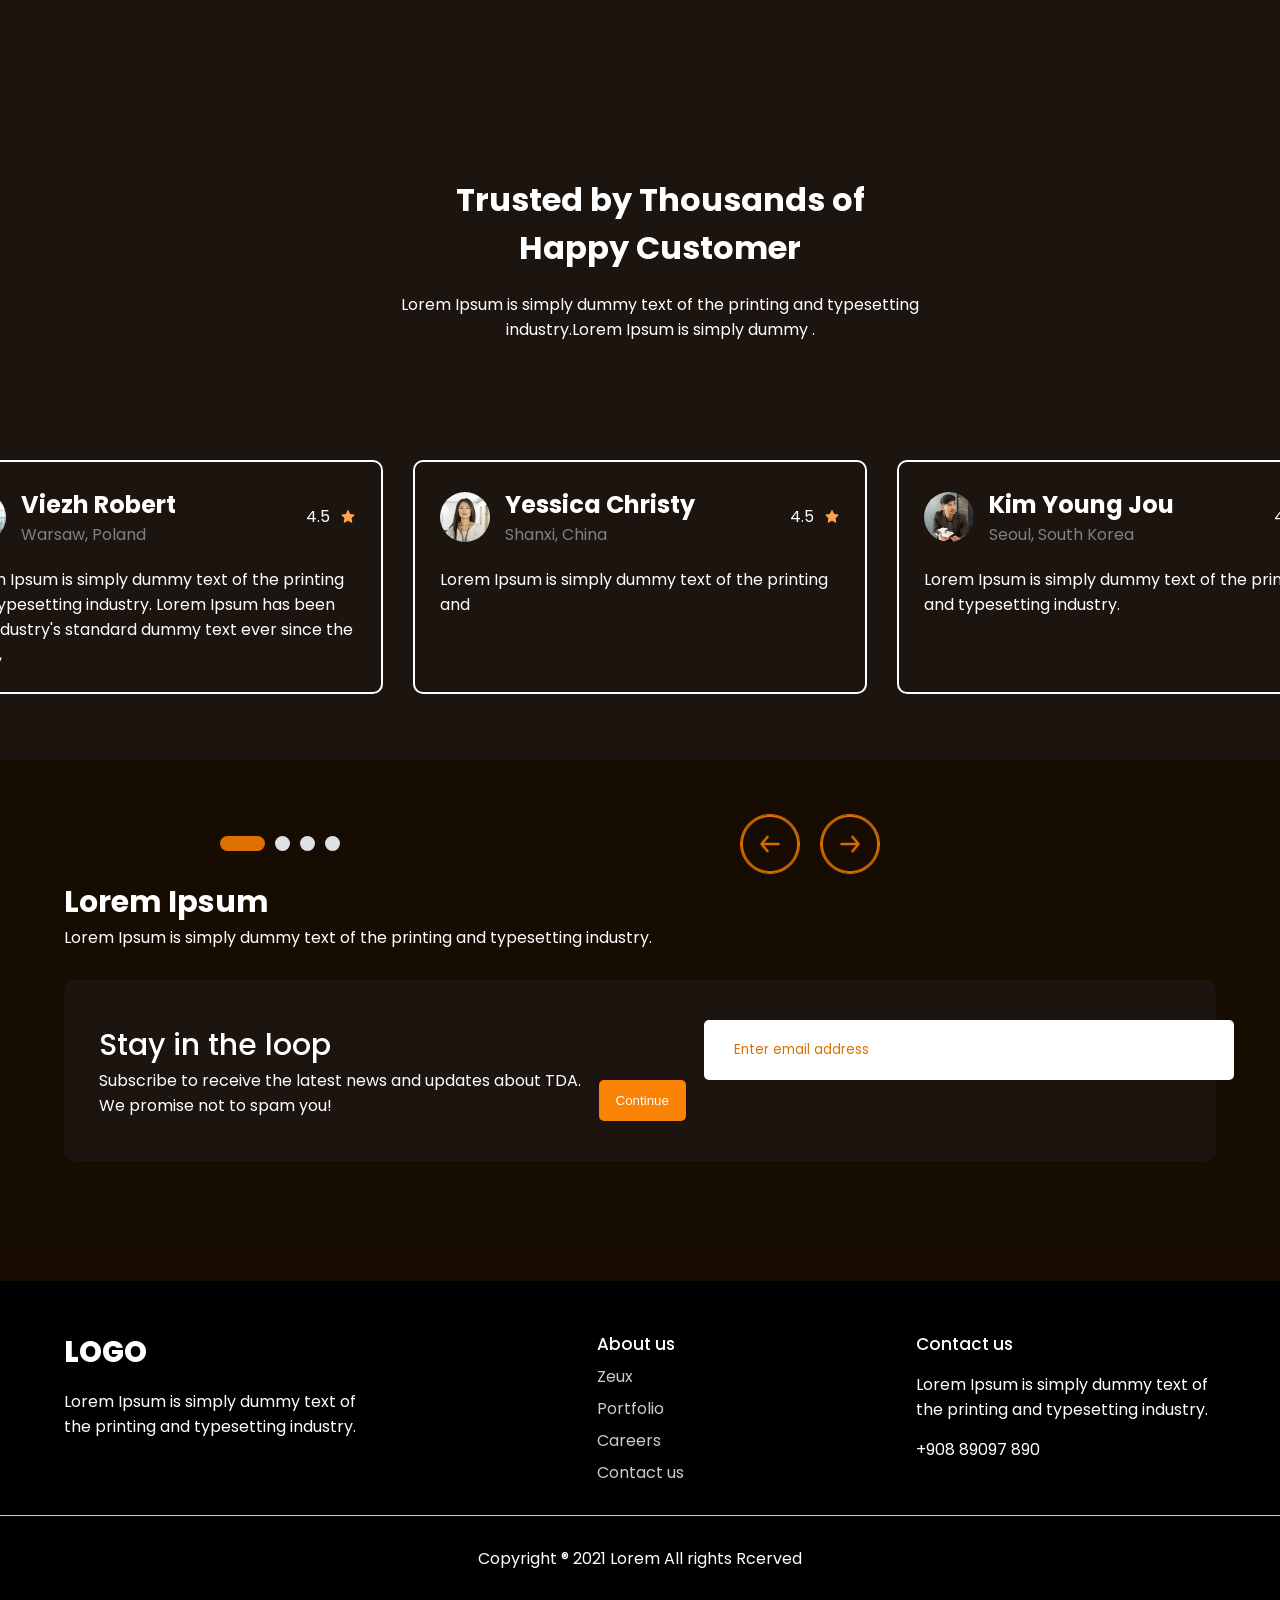
<file: portfolio.html>
<!DOCTYPE html>
<html lang="en">
<head>
    <meta charset="UTF-8">
    <meta name="viewport" content="width=device-width, initial-scale=1.0">
    <title>LogoGame</title>
    <link rel="shortcut icon" href="Images/favicon.svg" type="image/x-icon">
    <link rel="stylesheet" href="style.css">
</head>
<body>
   <div class="wrapper">
        <header class="container">
            <span class="logo">logo</span>
            <nav>
                <ul>
                    <li><a href="index.html">Home</a></li>
                    <li><a href="about.html">About us</a></li>
                    <li class="active"><a href="portfolio.html">Portfolio</a></li>
                    <li><a href="news.html">News</a></li>
                    <li class="btn"><a href="contacts.html">Contacts</a></li>
                </ul>
            </nav>
        </header>
    
    <div class="hero-portfolio container">
            <div class="info">
                <h1>Lorem Ipsum is simply dummy text of the printing and.</h1>
                <p>Lorem Ipsum is simply dummy text of the printing and typesetting industry. </p>
            </div>
    </div>

    
    <div class="container experience">
            <div>
            <div class="block">
                <img class="special" src="Images/clients.svg" alt="Clients icon">
                <div>
                    <h3>90+</h3>
                    <p>Clients</p>
                </div>
            </div>
            <div class="block">
                <img class="special" src="Images/countries.svg" alt="Countries icon">
                <div>
                    <h3>30+</h3>
                    <p>Countries</p>
                </div>
            </div>
            <div class="block">
                <img class="special" src="Images/projects.svg" alt="Projects icon">
                <div>
                    <h3>50+</h3>
                    <p>Projects</p>
                </div>            
            </div>
            </div>
    </div>

    <div class="container banner-play">
        <img class="spider" src="Images/banner-play.png" alt="">
        <div class="banner-content">
            <h3>Lorem Ipsum is simply dummy text.</h3>
            <p>Lorem Ipsum is simply dummy text of the printing and typesetting industry. Lorem Ipsum is simply dummy.</p>

            <ul class="list-info">
                <li>
                    <img src="Images/check.svg" alt="">
                    <span>Lorem Ipsum is simply</span>
                </li>
                <li>
                    <img src="Images/check.svg" alt="">
                    <span>Lorem Ipsum is simply</span>
                </li>
                <li>
                    <img src="Images/check.svg" alt="">
                    <span>Lorem Ipsum is simply</span>
                </li>
                <li>
                    <img src="Images/check.svg" alt="">
                    <span>Lorem Ipsum is simply</span>
                </li>
           </ul>
        </div>
    </div>
    

    <div class="hero-abouts container">
        <div class="infos">
            <h1>Lorem Ipsum is simply dummy text dummy text </h1>
            <p>Lorem Ipsum is simply dummy text of the printing and typesetting industry. Lorem Ipsum has been the industry's standard dummy text ever since the 1500s, when an unknown printer took a galley of type and scrambled it to make a type specimen book. It has survived not only five centuries,</p>
            <p>Lorem Ipsum is simply dummy text of the printing and typesetting industry. </p>
            <button class="btn">Read more</button>
        </div>
            <img src="Images/about-banner.png" alt="">
    </div>
        
    <div class="hero-abouts container">
        <div class="infos-two">
            <h1>Lorem Ipsum is simply dummy text dummy text </h1>
            <p>Lorem Ipsum is simply dummy text of the printing and typesetting industry. Lorem Ipsum has been the industry's standard dummy text ever since the 1500s, when an unknown printer took a galley of type and scrambled it to make a type specimen book. It has survived not only five centuries,</p>
            <p>Lorem Ipsum is simply dummy text of the printing and typesetting industry. </p>
            <button class="btn-two">Read more</button>
        </div>
            <img class="two" src="Images/about-banner-portfolio.png" alt="">
    </div>

    <div class="hero-abouts container">
        <div class="infos">
            <h1>Lorem Ipsum is simply dummy text dummy text </h1>
            <p>Lorem Ipsum is simply dummy text of the printing and typesetting industry. Lorem Ipsum has been the industry's standard dummy text ever since the 1500s, when an unknown printer took a galley of type and scrambled it to make a type specimen book. It has survived not only five centuries,</p>
            <p>Lorem Ipsum is simply dummy text of the printing and typesetting industry. </p>
            <button class="btn">Read more</button>
        </div>
            <img src="Images/about-banner-portfolio-three.png" alt="">
    </div>

    <div class="customer-container">
        <div class="info-customer">
                <h1>Trusted by Thousands of Happy Customer</h1>
                <p>Lorem Ipsum is simply dummy text of the printing and typesetting industry.Lorem Ipsum is simply dummy .</p>
        </div>
        <div class="card-container">
            <div class="card">
                <div class="card-header">
                    <div class="user-info">
                    <img class="avatar" src="Images/user1.svg" alt="">
                    <div class="name-location">
                        <h2>Viezh Robert</h2>
                        <p>Warsaw, Poland</p>
                    </div>
                    </div>
                    <div class="rating">
                    <span>4.5</span>
                    <span class="star"><img src="Images/star.svg" alt=""></span>
                    </div>
                </div>
                <div class="card-content">
                    <p>Lorem Ipsum is simply dummy text of the printing and typesetting industry. Lorem Ipsum has been the industry's standard dummy text ever since the 1500s,</p>
                </div>
            </div>
            <div class="card">
                <div class="card-header">
                    <div class="user-info">
                    <img class="avatar" src="Images/user2.svg" alt="">
                    <div class="name-location">
                        <h2>Yessica Christy</h2>
                        <p>Shanxi, China</p>
                    </div>
                    </div>
                    <div class="rating">
                    <span>4.5</span>
                    <span class="star"><img src="Images/star.svg" alt=""></span>
                    </div>
                </div>
                    <div class="card-content">
                        <p>Lorem Ipsum is simply dummy text of the printing and </p>
                    </div>
            </div>
            <div class="card">
                <div class="card-header">
                    <div class="user-info">
                    <img class="avatar" src="Images/user3.svg" alt="">
                    <div class="name-location">
                        <h2>Kim Young Jou</h2>
                        <p>Seoul, South Korea</p>
                    </div>
                    </div>
                    <div class="rating">
                    <span>4.5</span>
                    <span><img src="Images/star.svg" alt=""></span>
                    </div>
                </div>
                <div class="card-content">
                    <p>Lorem Ipsum is simply dummy text of the printing and typesetting industry.</p>
                </div>
            </div>
        </div>
            <div class="controls">
                <div class="dots">
                    <span class="dot active"></span>
                    <span class="dot"></span>
                    <span class="dot"></span>
                    <span class="dot"></span>
                </div>
                <div class="arrows"> 
                    <button class="arrow left">
                        <img src="Images/left-arrow.png" alt="">
                    </button>
                    <button class="arrow right">
                        <img src="Images/right-arrow.png" alt="">
                    </button>
                </div>
            </div>
    </div>
    
    <div>
        <div>
            <div class="container email">
                <h3>Lorem Ipsum</h3>
                <p>Lorem Ipsum is simply dummy text of the printing and typesetting industry. </p>
            <div class="block">
                <div>
                    <h4>Stay in the loop</h4>
                    <p>Subscribe to receive the latest news and updates about TDA. We promise not to spam you! </p>
                </div>
                <div>
                    <input type="email" id="emailFileld" placeholder="Enter email address">
                    <button onclick="checkEmail()">Continue</button>
                </div>
            </div>
            </div>
        </div>
    </div>

    <footer>
        <div class="blocks container">
            <div>
                <span class="logo">logo</span>
                <p>Lorem Ipsum is simply dummy text of the printing and typesetting industry. </p>
            </div>
            <div>
                <h4>About us</h4>
                <ul>
                    <li>Zeux</li>
                    <li>Portfolio</li>
                    <li>Careers</li>
                    <li>Contact us</li>
                </ul>
            </div>
            <div>
                <h4>Contact us</h4>
                <p>Lorem Ipsum is simply dummy text of the printing and typesetting industry. </p>
                <p>+908 89097 890</p>
            </div>
        </div>
        <hr>
        <p>Copyright ® 2021 Lorem All rights Rcerved</p>
    </footer>

    <script>
        function checkEmail(){
            let email = document.querySelector('#emailFileld').value;
            if(!email.includes('@')) alert('Нет символа @');
            else if(!email.includes('.')) alert('Нет символа .');
            else alert('Все отлично!');
        }
    </script>
</body>
</html>
</file>
<file: style.css>
@import url('https://fonts.googleapis.com/css2?family=Poppins:wght@400;500;600;800&display=swap');

* {
    margin: 0;
    padding: 0;
}

body {
    font-family: 'Poppins', sans-serif;
    font-weight: 400;
    color: #FFF;
    font-size: 16px;
    background: #000;
}

a {
    text-decoration: none;
}

img {
    max-width: 100%;
}

.wrapper {
    background: linear-gradient(180deg, rgba(0, 0, 0, 1) 0%, rgba(26, 14, 1, 1) 100%);
    width: 100%;
    overflow: hidden;
}

.container {
    max-width: 1400px;
    width: 90%;
    margin: 0 auto;
}

header {
    padding: 50px 0;
}

header .logo, footer .blocks .logo{
    text-transform: uppercase;
    font-size: 29px;
    font-weight: 800;
}

header nav {
    float: right;
    width: 50%;
}

header nav ul {
    list-style: none;
    display: flex;
    justify-content: space-between;
    z-index: 2;
    position: relative;
}

header nav ul li {
    display: inline-block;
}

header nav ul li a {
    color: #FFF;
}

header nav ul li.active::after {
    content: '';
    display: block;
    width: 40px;
    height: 5px;
    background: #DC7000;
    border-radius: 10px;
    position: relative;
    top: 1px;
    left: -15px;
}

header nav ul li:not(.active):not(.btn) a:hover {
    border-bottom: 5px solid #DC7000;

}

header nav ul li.btn a, .email .block button {
    background: #FA9021;
    padding: 9px 17px;
    border-radius: 5px;
    transition: all 500ms ease;
}

header nav ul li.btn a:hover, .email .block button {
    background: #a02604;
}

.hero {
    padding-bottom: 100px;
    position: relative;
    z-index: 1;
}

.hero--info {
    width: 530px;
    padding-top: 70px;
}

.hero--info h2 {
    color: #E87D0E;
    font-size: 20px;
    font-weight: 600;
}

.hero--info h1 {
    font-size: 50px;
    font-weight: 600;
}

.hero--info p {
    font-weight: 500;
    line-height: 170%;
    margin: 30px 0;
}

.hero--info .btn, .hero-about .info .btn, .hero-abouts .infos .btn, .hero-abouts .infos-two .btn-two {
    background: #FA8305;
    color: #fff;
    border-radius: 50px;
    padding: 15px 30px;
    border: 0;
    transition: all 500ms ease;
    font-size: 20px;
}

.hero--info .btn:hover, .hero-about .info .btn:hover, .hero-abouts .infos .btn:hover, .hero-abouts .infos-two .btn-two:hover {
    cursor: pointer;
    transform: scale(1.1);
}

.hero img {
    position: absolute;
    top: -150px;
    right: 0;
}


/* Game section */
.trending {
    padding-top: 50px;
}

.trending h3 {
    font-weight: 600;
    font-size: 31px;
}

.trending .see-all, .projects .see-all {
    color: #fff;
    background: #25211D;
    border-radius: 5px;
    padding: 12px 23px;
    float: right;
    display: block;
    transition: all 500ms ease;
}


.trending .see-all:hover, .projects .see-all:hover {
    transform: scale(1.1);
}

.trending .games {
    display: flex;
    justify-content: space-between;
    width: 100%;
    padding: 50px 0;
}

.trending .games span {
    display: block;
    text-align: center;
    margin-top: 20px;
}

.trending .games span img {
    position: relative;
    top: 5px;
    margin-right: 7px;
}

.big-text {
    padding: 50px 0;
    font-size: 35px;
    font-weight: 600;
    text-align: center;
    width: 800px;
}

.banner {
    padding: 80px;

}

.banner h3 {
    font-size: 30px;
    font-weight: 600;
    margin-bottom: 30px;

}

.banner p {
    line-height: 170%;
    margin-bottom: 30px;
    width: 550px;
}

.banner img {
    width: 100%;
    margin-bottom: 30px;
}

/* section for image */

.features {
    background: url('Images/Rectangle\ 5.png') no-repeat center center fixed;
    background-size: cover;
    padding: 80px 0;
}

.features h3, 
.features p {
    margin-bottom: 20px;
    text-align: center;
    max-width: 800px;
    margin-left: auto;
    margin-right: auto;
}

.features h3 {
    font-size: 30px;
}

.features .info {
    display: flex;
    justify-content: center;
    flex-wrap: wrap;
    margin-left: 210px;
}

.features .info .block {
    text-align: center;
    width: 20%;
    margin: 30px 2%;
}

.features .info .block img {
    margin-bottom: 15px;
}

.projects {
    padding: 100px 0;
}

.projects h3  {
    font-size: 30px;
    text-align: center;
}

.projects p {
    margin: 40px 0;
    text-align: center;
}

.projects .images {
    display: flex;
    justify-content: space-around;
    margin-bottom: 25px;
}

.projects .see-all {
    float: none;
    width: 60px;
    text-align: center;
    margin: 0 auto;
}

/* lower part */
.email {
    padding-bottom: 120px;
}

.email h3 {
    margin-top: 60px;
    font-size: 30px;
}

.email .block {
    background: #1C140F;
    margin-top: 30px;
    border-radius: 10px;
    padding: 40px 3%;
    width: 94%;
    display: flex;
    justify-content: space-between;
    align-items: center;
}

.email .block h4 {
    font-size: 30px;
    font-weight: 500;
}

.email .block p {
    width: 500px;
}

.email .block input {
    background: #fff;
    outline: none;
    border: 0;
    border-radius: 5px;
    width: 380px;
    font-family: 'Poppins', sans-serif;
    font-weight: 400;
    padding: 20px 30px;
    color: #DC7000;
    position: relative;
    right: -105px;
    z-index: 1;
    padding-right: 120px;
}

.email .block input::placeholder {
    color: #DC7000;
}

.email .block button {
    background: #FA8305;
    color: #fff;
    border-radius: 5px;
    padding: 13px 17px;
    border: none;
    cursor: pointer;
    transition: all 500ms ease;
    position: relative;
    z-index: 2;
}

.email .block button:hover {
    background: #a02604;
}

/* about */
.hero-about {
    position: relative;
}

.hero-about .info {
    width: 500px;
    padding: 250px 0;
}

.hero-about .info h1 {
    margin-bottom: 15px;
    font-size: 30px;
}

.hero-about .info .btn {
    margin-top: 20px;
}

.hero-about img{
    position: absolute;
    right: -220px;
    top: 0;
}

.work {
    padding: 80px 0;
}

.work h2{
    font-size: 25px;
    margin-bottom: 40px;
}

.work .blocks {
    display: flex;
    justify-content: space-between;
}

.work .blocks .block {
    width: 25%;
    border-radius: 10px;
    padding: 50px 35px;
    background: #1C140F;
}

.work .blocks .block h3 {
    font-size: 20px;
    margin: 20px 0;
}

.work .blocks .block .badge {
    border-radius: 7px;
    padding: 10px 20px;
}

.work .blocks .block .badge.purple {
    background: #560F67;
}

.work .blocks .block .badge.brown {
    background: #31190D;
}

.work .blocks .block .badge.green {
    background: #192A1D;
}

/* page portfolio */
.hero-portfolio {
    display: flex;
    justify-content: center;
    align-items: center;
    margin-top: -120px;
}

.hero-portfolio, .info p {
    display: flex;
    justify-content: center;
    padding: 13px;
}


.experience > div {
    display: flex;
    justify-content: space-between;
    align-items: center;
    width: 100%;
    gap: 20px;
}

.experience .block {
    display: flex;
    flex-wrap: wrap;
    gap: 15px;
    flex: 1;
}

.experience .block:not(:last-child) {
    margin-right: 100px;
    border-right: 2px solid #EEEFF2;
    padding-right: 50px;
}

.experience {
    background: #1C140F;
    margin-top: 40px;
    border-radius: 10px;
    padding: 40px 5%;
    width: 50%;
    display: flex;
    justify-content: space-between;
    align-items: center;
}

.banner-play {
    display: flex;
    align-items: flex-start;
    gap: 60px;
    padding: 70px 0;
    
}


.banner-play .spider {
    margin-top: 70px;
    margin-left: -10px;
    max-width: 100%; 
    height: 50%;
}

.banner-content {
    display: flex;
    flex-direction: column;
    gap: 16px;
    margin-top: 200px;
}

.banner-play h3 {
    margin-top: -130px;
    font-size: 28px;
    font-weight: 700;
    line-height: 1.5;
    width: 350px;
    
}

.banner-play p {
    font-size: 15px;
    line-height: 170%;
    opacity: 0.85;
    margin-bottom: 20px;
    margin-top: 0px;
    width: 450px;
}

.list-info {
    list-style-type: none;
    padding: 0;    
}

.list-info li {
    display: flex;
    align-items: center;
    margin-top: 15px;
    margin-bottom: 10px;
    gap: 10px;
    
}

.list-info img {
    width: 30px;
    height: auto;
}



/* portfolio banner-image */
.banner-info {
    display: flex;
    align-items: center;
    gap: 20px;
    margin-bottom: 8px;
    margin-top: 70px;
}

.hero-abouts {
    position: relative;
}

.hero-abouts .infos {
    width: 550px;
    padding: 50px 0px;
}

.hero-abouts .infos h1 {
    margin-bottom: 30px;
    font-size: 30px;
}

.hero-abouts p {
    margin-bottom: 30px;
}

.hero-abouts .infos .btn {
    margin-top: 0px;
    border-radius: 0px;
}

.hero-abouts img {
    width: 500px;
    position: absolute;
    right: 250px;
    top: 50px;
}



.hero-abouts .infos-two {
    padding: 50px 0px;
    margin-left: 600px; 
    margin-bottom: 183px;
    margin-top: 189px;
}


.hero-abouts .infos-two h1 {
    margin-bottom: 30px;
    font-size: 30px;
    width: 500px;
}

.hero-abouts .infos-two p {
    margin-bottom: 30px;
    width: 500px;
}

.hero-abouts .two {
    position: absolute;
    width: 450px;
    right: 950px;
    top: 30px;
    
}

.hero-abouts .infos-two .btn-two {
    margin-bottom: 0px;
    border-radius: 0;
}


/* portfolio customer container */
.customer-container .info-customer  {
    margin-top: -28%;
    width: 520px;
    margin-left: auto;
    margin-right: auto;
    text-align: center;
    
}

.customer-container .info-customer h1 {
    padding-bottom: 20px;

}

.card-container {
    display: flex;
    flex-direction: row;
    gap: 30px;
    justify-content: center;
    padding: 20px;
    margin-top: 98px;
}

.card {
    width: 400px;
    flex-shrink: 0; 
    border: 2px solid #fff;
    padding: 25px;
    border-radius: 10px;
    color: white;
    transition: background-color 0.4s ease, border-color 0.4s ease, transform 0.5s ease;
    cursor: pointer;
}

.card:hover {
    border-color: #DC7000;
    background-color: #0F0901;
    transform: scale(1.05);
    box-shadow: 0 10px 20px rgba(0, 0, 0, 0.5);
}

.user-info {
    display: flex;
    align-items: center;
    gap: 15px;
}

.card-header {
    display: flex;
    justify-content: space-between;
    gap: 5px;
    margin-bottom: 20px;
}

.rating {
    display: flex;
    flex-direction: row;
    align-items: center;
    gap: 10px;
}

.rating span {
    line-height: 1;
}

.rating span img {
    width: 16px;
    height: auto;
    display: block;
}

.name-location p {
    color: gray;
}

.customer-container {
    color: #fff;
    background: #1C140F;
    border-radius: 0px;
    padding: 400px 400px;
    float: left, right;
    display: block;
    margin-top: 128px;
    margin-bottom: 120px;
    width: auto;
    height: 50px;
}

/* portfolio controls-card */

.controls {
    display: flex;
    justify-content: space-between;
    align-items: center;
    margin-top: 100px;
    padding-bottom: 0 50px;
}

.dots {
    display: flex;
    gap: 10px;
    align-items: center;
    margin-left: -180px;
}

.dot {
    width: 15px;
    height: 15px;
    flex-shrink: 0;
    background-color: #DDE0E4;
    border-radius: 50%;
}

.dot.active {
    width: 45px;
    border-radius: 15px;
    flex-shrink: 0;
    background-color: #DC7000;
}

.dots::after {
    content: none !important;
    display: none !important;
}

.arrows {
    display: flex;
    gap: 20px;
}

.arrow {
    width: 60px;
    height: 60px;
    border-radius: 50%;
    border: 1px solid #DC7000;
    background: transparent;
    display: flex;
    justify-content: center;
    align-items: center;
    cursor: pointer;
    transition: all 0.5s ease;
}

.arrow:hover {
    background-color: #DC7000;
    transform: scale(1.1);
    transition: all 0.5s ease; 
}

.arrow:hover img {
    filter: brightness(0) invert(1);
    transform: scale(1.1);
}

/* page news */

.hero-news.container, .info {
    width: 942px;
    align-items: center;
    margin-top: 50px;
}

.search.container {
    display: flex;
    justify-content: center;
    align-items: center;
    margin-top: 74px;
    background-color: #1C140F;
    width: 400px;
    height: 49px;
    border-radius: 10px;
}

.search.container img {
    margin-left: -170px;
}

.search.container input {
    background: transparent;
    border: none;
    outline: none;
    color: #fff;
    margin-left: 10px;
    
}

.hero-block {
    display: flex;
    justify-content: space-between;
    align-items: flex-start;
    gap: 50px;
    padding: 40px;
    max-width: 1200px;
    margin: 0 auto;
}

.left.side {
    margin-left: -180px;
}

.right.side {
    margin-top: 90px;
    margin-left: 72px;
}
/* banner one two */

.hero-block .left.side .banner.one.container img {
    width: 587px;
    height: 295px;
    margin-top: 1px;
}
    

.hero-block .left.side .banner.one.container .article-info .auth {
    display: inline-flex;
    align-items: center;
    justify-content: center;
    width: 164px;
    height: 48px;
    background: #2351F5;
}

.banner.one.container .article-info .read-time {
    margin-left: 20px;
}

.banner.one.container h1 {
    width: 590px;
    height: 90px;
    margin-top: 21px;
}

.banner.one.container p {
    margin-top: 30px;
}

.banner.one.container hr {
    margin-top: 90px;
    width: 587px;
}

.banner.two.container img {
    width: 587px;
    height: 295px;
    margin-top: -70px;
}
    

.banner.two.container .article-info .auth {
    display: inline-flex;
    align-items: center;
    justify-content: center;
    width: 164px;
    height: 48px;
    background: #2351F5;
}

.banner.two.container .article-info .read-time {
    margin-left: 20px;
}

.banner.two.container h1 {
    width: 590px;
    height: 90px;
    margin-top: 21px;
}

.banner.two.container p {
    margin-top: 30px;
    margin-bottom: -20px;
}

/* article */

.article-list {
    list-style: none;
}

.article-item {
    display: flex;
    align-items: flex-start;
    gap: 31px;
    margin-bottom: 50px;
}

.article-item img {
    width: 195px;
    height: 183px;
    object-fit: cover;
}

.article-content {
    display: flex;
    flex-direction: column;
    gap: 31px;
}

.read-time {
    margin-left: 16px;
}

.auth.pink {
    display: inline-flex;
    align-items: center;
    justify-content: center;
    width: 138px;
    height: 40px;
    background-color: #FF8484;
}

.auth.blue {
    display: inline-flex;
    align-items: center;
    justify-content: center;
    width: 138px;
    height: 40px;
    background-color: #2351F5;
}

.auth.orange {
    display: inline-flex;
    align-items: center;
    justify-content: center;
    width: 138px;
    height: 40px;
    background-color: #FF7C32;
}

.auth.green {
    display: inline-flex;
    align-items: center;
    justify-content: center;
    width: 138px;
    height: 40px;
    background-color: #23A54F;
}

.auth.violet {
    display: inline-flex;
    align-items: center;
    justify-content: center;
    width: 138px;
    height: 40px;
    background-color: #9921C3;
}

/* page contacts */
.hero-contacts h1 {
    text-align: center;
    margin-top: 70px;
    margin-bottom: 30px;
    font-size: 33px;
}

.hero-contacts p {
    text-align: center;
}

.hero-contacts img {
    width: 70%;
    margin: 80px 15%;
}

.feedback {
    padding: 70px 0;
    background: #1C140F;
}

.feedback h2 {
    text-align: center;
    font-weight: 500;
    font-size: 30px;
}

.feedback p {
    text-align: center;
    margin-top: 10px;
}

.feedback form {
    margin: 80px auto;
    width: 600px;
}

.feedback form .inline {
    display: flex;
    justify-content: space-between;
}

.feedback form .inline>div {
    width: 50%;
}

.feedback form label {
    color: #4F4F4F;
    font-size: 14px;
}

.feedback form input,
.feedback form textarea{
    background: #2C2420;
    border-radius: 10px;
    border: 0.6px solid #CECECE;
    display: block;
    width: 90%;
    padding: 15px 10px;
    outline: none;
    color: #FFF;
    margin-top: 7px;
    margin-bottom: 20px;
}

.feedback form .one-line {
    width: 96%;
}

.feedback form textarea {
    resize: none;
    height: 200px;
}

.feedback form button {
    background: #DC7000;
    border-radius: 5px;
    border: 0;
    float: right;
    cursor: pointer;
    color: #FFF;
    padding: 15px 35px;
    transition: all 500ms ease;
}

.feedback form button:hover {
    background: #b01414;
}


/* footer */
footer {
    background: #000;
    padding: 50px 0;
}

footer .blocks {
    display: flex;
    justify-content: space-between;
}

footer .blocks p {
    width: 300px;
    margin: 15px 0px;
}

footer .blocks h4 {
    font-weight: 500;
    font-size: 17px;
}

footer .blocks ul {
    list-style: none;
}

footer .blocks ul li {
    margin-top: 7px;
    opacity: 0.8;
}

footer hr {
    margin: 30px 0;
    border: 0;
    height: 0.6px;
    background: #ccc;
}

footer > p {
    text-align: center;
}
</file>
